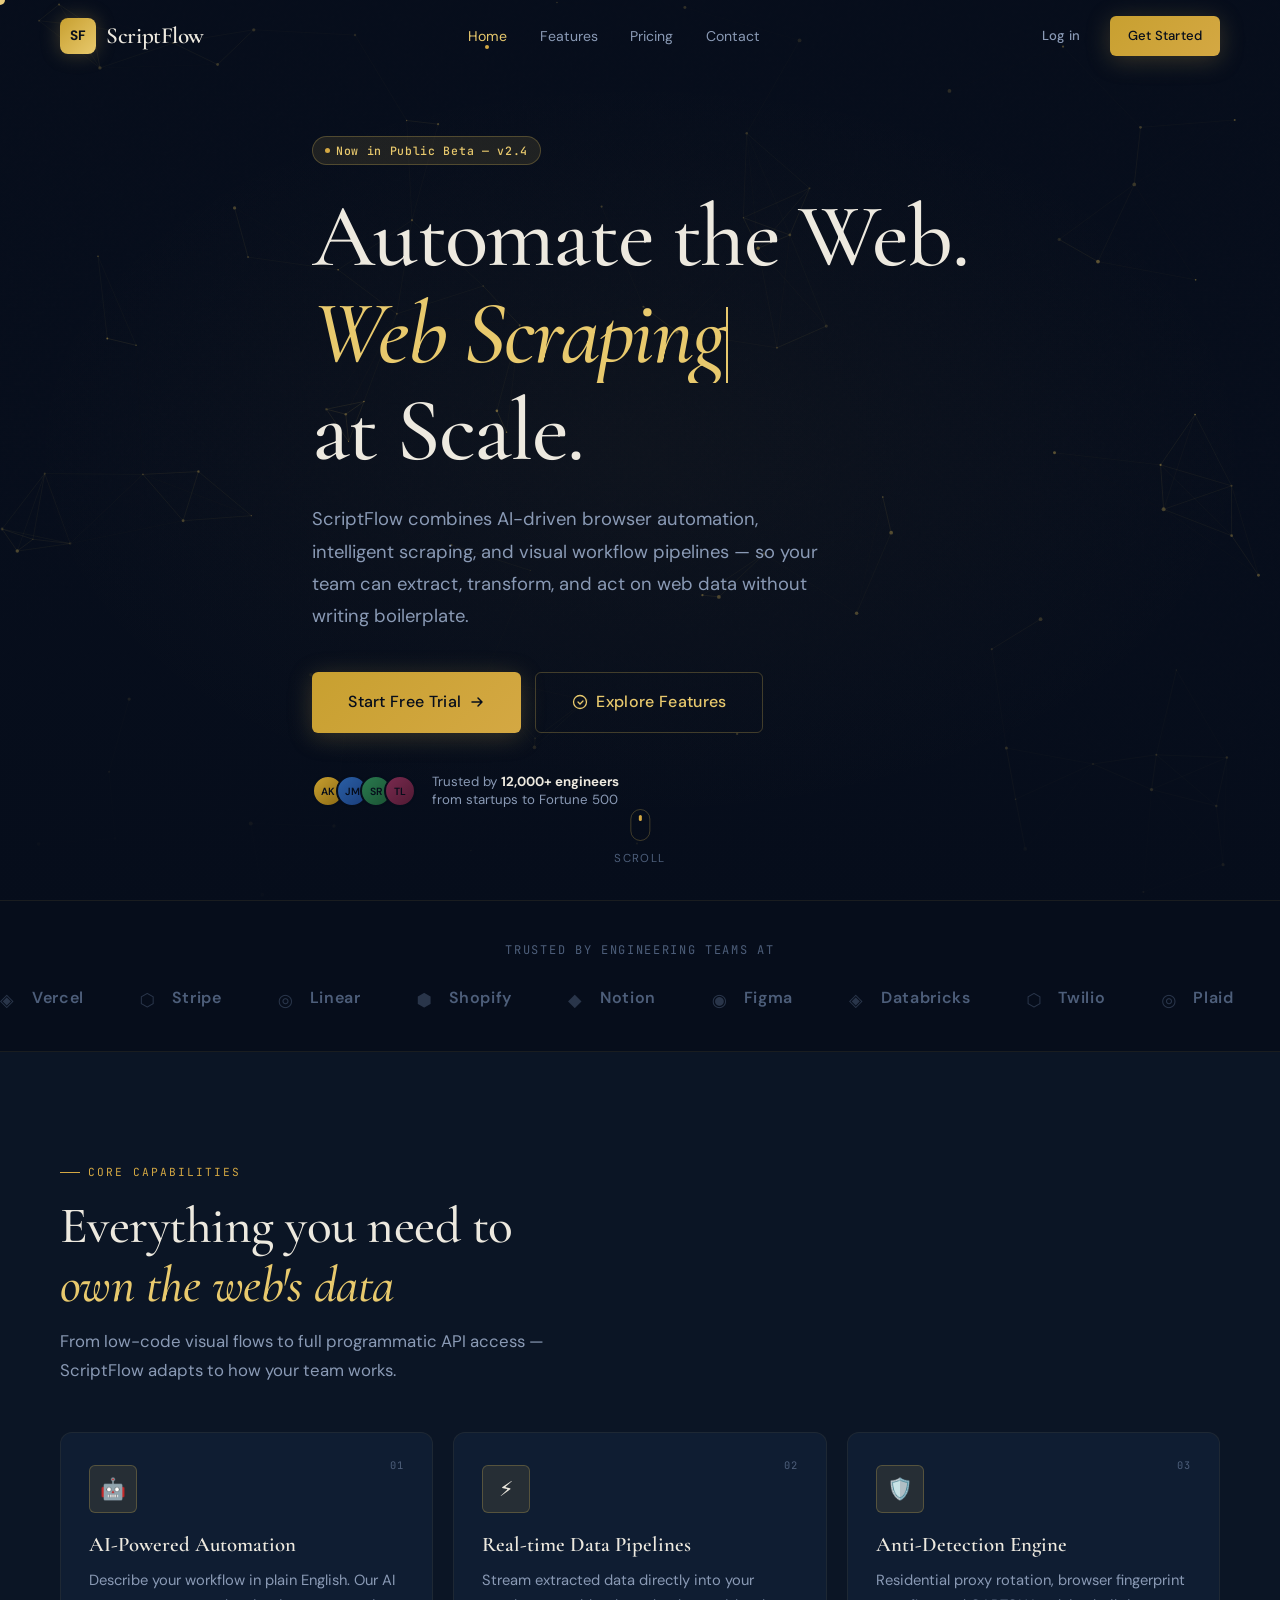
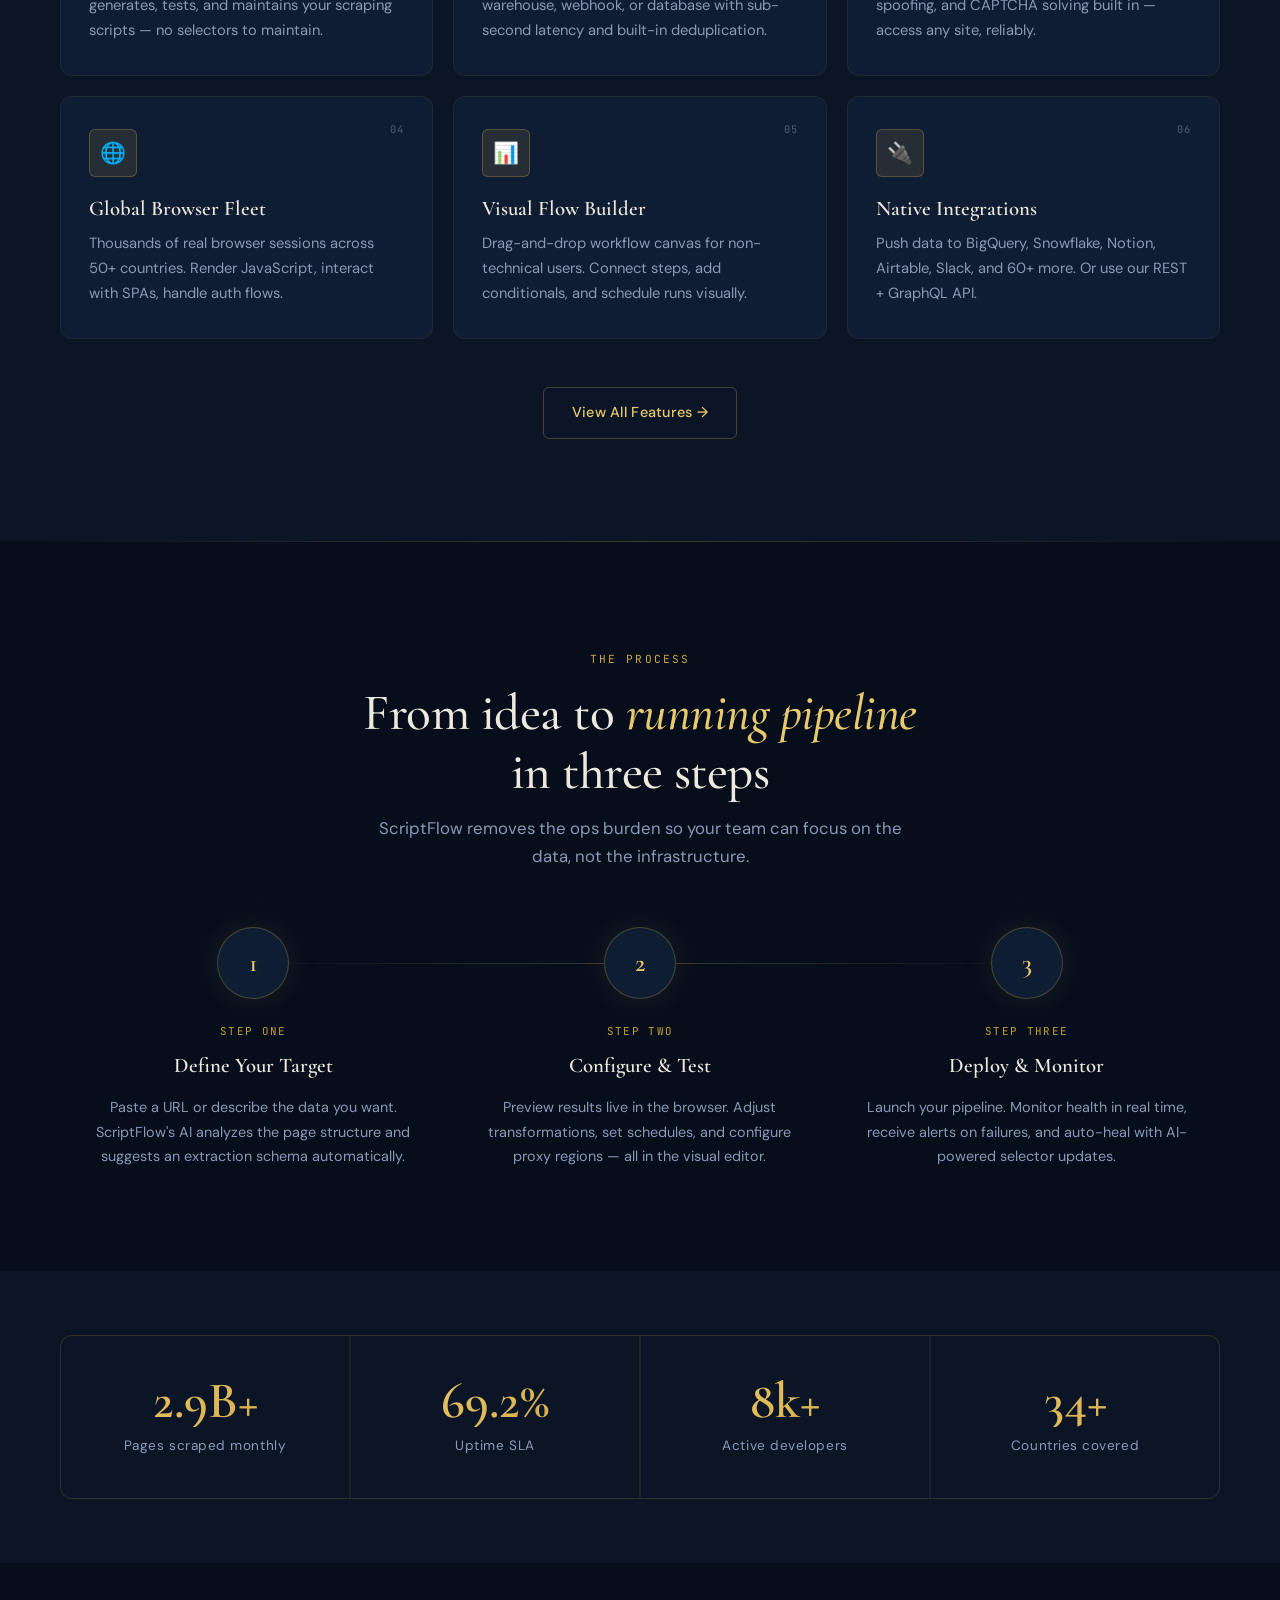
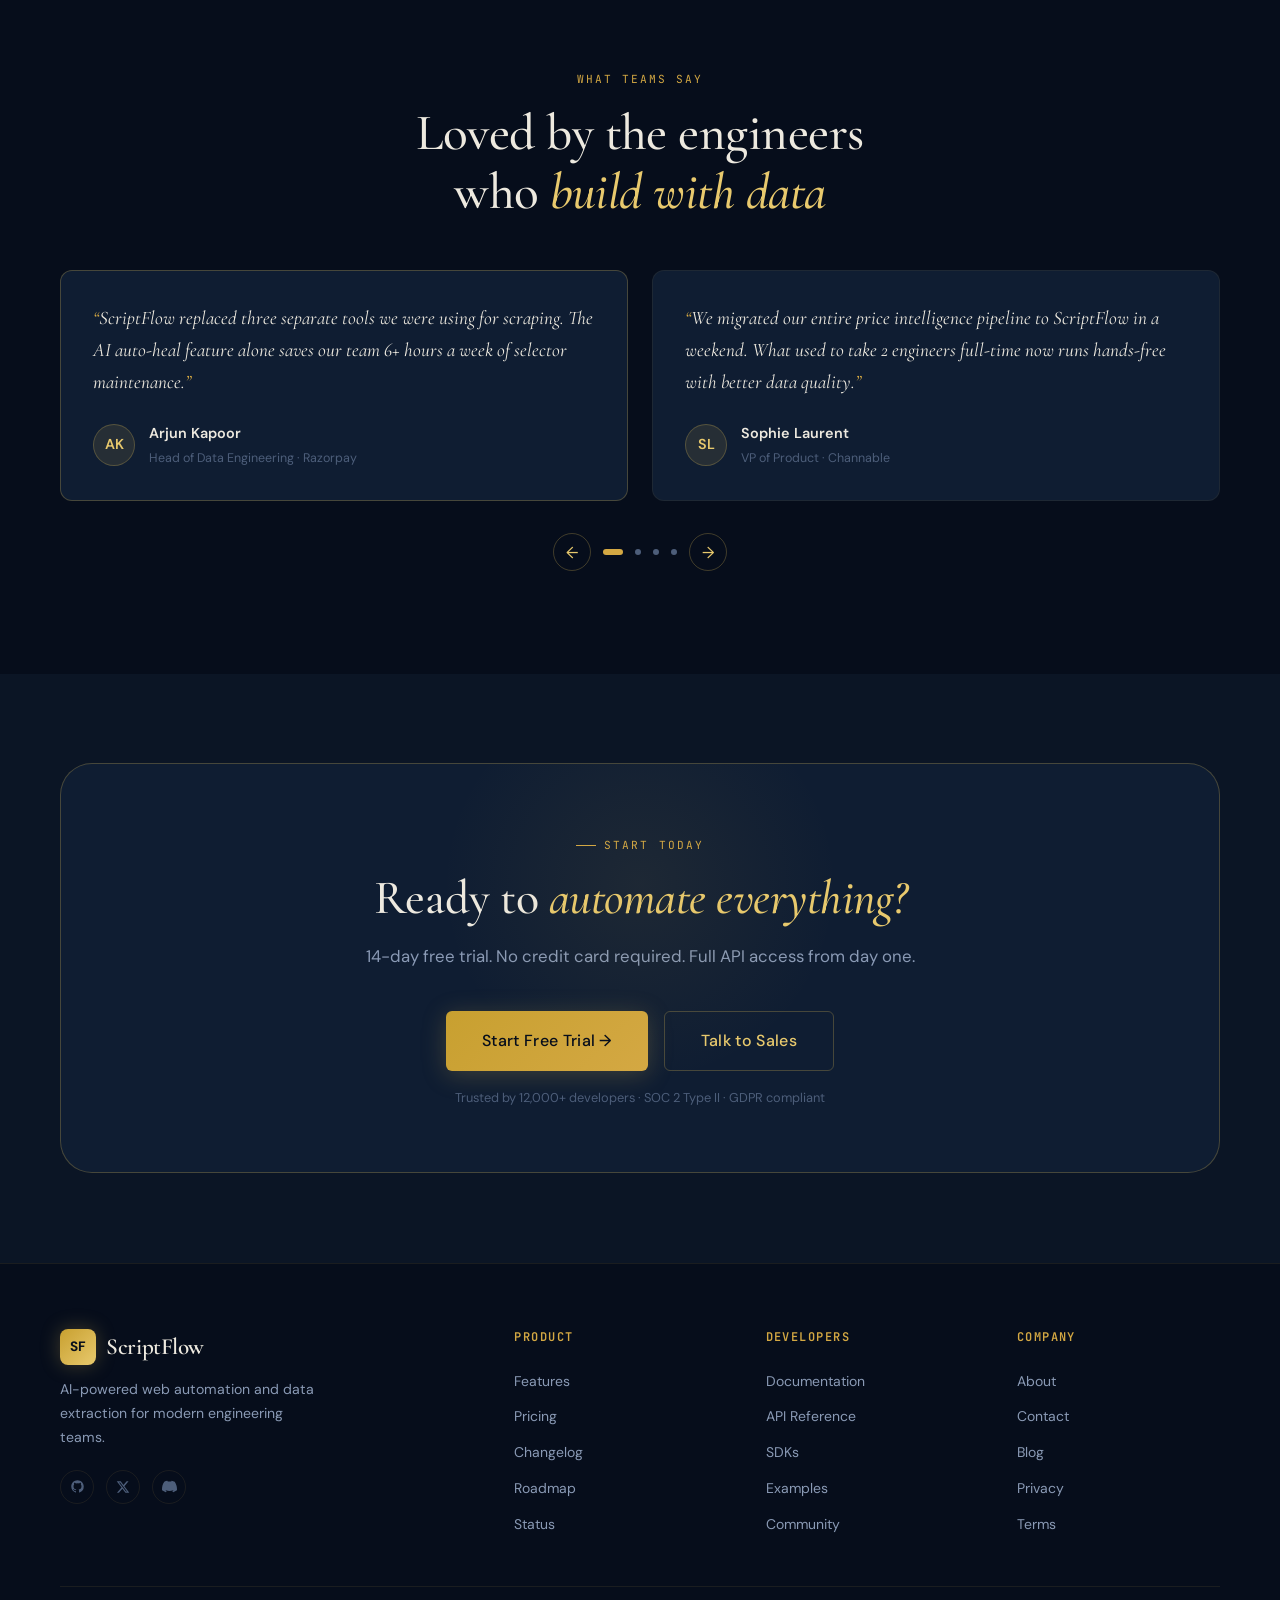
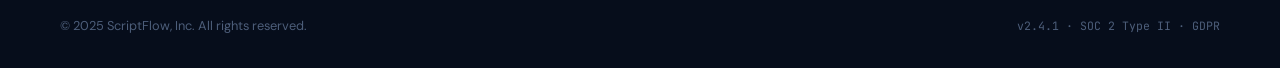
<file: index.html>
<!DOCTYPE html>
<html lang="en">
<head>
  <meta charset="UTF-8" />
  <meta name="viewport" content="width=device-width, initial-scale=1.0" />
  <meta name="description" content="ScriptFlow — AI-powered web automation, scraping, and data extraction platform for developers and enterprises." />
  <title>ScriptFlow — AI-Powered Web Automation</title>
  <link rel="stylesheet" href="css/main.css" />
  <link rel="icon" href="data:image/svg+xml,<svg xmlns='http://www.w3.org/2000/svg' viewBox='0 0 32 32'><rect width='32' height='32' rx='8' fill='%23c8a030'/><text y='22' x='5' font-size='18' font-weight='700' font-family='sans-serif' fill='%23060d1b'>SF</text></svg>" />
</head>
<body>

<!-- Progress Bar -->
<div id="progress-bar"></div>

<!-- Custom Cursor -->
<div id="cursor"></div>
<div id="cursor-ring"></div>

<!-- Page Transition Overlay -->
<div id="page-overlay"></div>

<!-- Toast Container -->
<div id="toast-container"></div>

<!-- ===== NAVBAR ===== -->
<nav id="navbar">
  <div class="nav-inner">
    <a href="index.html" class="nav-logo">
      <div class="nav-logo-icon">SF</div>
      ScriptFlow
    </a>

    <ul class="nav-links">
      <li><a href="index.html"    class="nav-link">Home</a></li>
      <li><a href="features.html" class="nav-link">Features</a></li>
      <li><a href="pricing.html"  class="nav-link">Pricing</a></li>
      <li><a href="contact.html"  class="nav-link">Contact</a></li>
    </ul>

    <div class="nav-actions">
      <a href="#" class="btn btn-ghost btn-sm">Log in</a>
      <a href="pricing.html" class="btn btn-primary btn-sm">Get Started</a>
      <button class="nav-hamburger" id="hamburger" aria-label="Menu">
        <span></span><span></span><span></span>
      </button>
    </div>
  </div>
</nav>

<!-- Mobile Menu -->
<div id="mobile-menu">
  <ul class="mobile-nav-links">
    <li><a href="index.html"    class="mobile-nav-link">Home</a></li>
    <li><a href="features.html" class="mobile-nav-link">Features</a></li>
    <li><a href="pricing.html"  class="mobile-nav-link">Pricing</a></li>
    <li><a href="contact.html"  class="mobile-nav-link">Contact</a></li>
  </ul>
  <div class="mobile-nav-actions">
    <a href="#" class="btn btn-outline">Log in</a>
    <a href="pricing.html" class="btn btn-primary">Get Started →</a>
  </div>
</div>

<!-- ===== HERO ===== -->
<section id="hero">
  <canvas id="hero-canvas"></canvas>
  <div class="hero-noise"></div>
  <div class="hero-gradient"></div>

  <div class="hero-content">
    <div class="hero-badge">
      <span class="badge"><span class="badge-dot pulse"></span> Now in Public Beta — v2.4</span>
    </div>

    <h1 class="hero-headline">
      <span class="line"><span class="line-inner">Automate the Web.</span></span>
      <span class="line"><span class="line-inner"><em class="hero-typewriter">Web Scraping</em><span class="hero-cursor"></span></span></span>
      <span class="line"><span class="line-inner">at Scale.</span></span>
    </h1>

    <p class="hero-sub">
      ScriptFlow combines AI-driven browser automation, intelligent scraping, 
      and visual workflow pipelines — so your team can extract, transform, 
      and act on web data without writing boilerplate.
    </p>

    <div class="hero-actions">
      <a href="pricing.html" class="btn btn-primary btn-lg">
        Start Free Trial
        <svg width="16" height="16" viewBox="0 0 16 16" fill="none"><path d="M3 8h10M9 4l4 4-4 4" stroke="currentColor" stroke-width="1.5" stroke-linecap="round" stroke-linejoin="round"/></svg>
      </a>
      <a href="features.html" class="btn btn-outline btn-lg">
        <svg width="16" height="16" viewBox="0 0 16 16" fill="none"><circle cx="8" cy="8" r="6.5" stroke="currentColor" stroke-width="1.3"/><path d="M6 8l2 2 3-3" stroke="currentColor" stroke-width="1.3" stroke-linecap="round"/></svg>
        Explore Features
      </a>
    </div>

    <div class="hero-social-proof">
      <div class="hero-avatars">
        <div class="hero-avatar" style="background:linear-gradient(135deg,#c8a030,#8b6914)">AK</div>
        <div class="hero-avatar" style="background:linear-gradient(135deg,#2a5fa5,#1a3d7a)">JM</div>
        <div class="hero-avatar" style="background:linear-gradient(135deg,#2a7a4f,#1a5233)">SR</div>
        <div class="hero-avatar" style="background:linear-gradient(135deg,#7a2a4f,#4f1a33)">TL</div>
      </div>
      <p class="hero-social-text">
        Trusted by <strong>12,000+ engineers</strong><br>
        from startups to Fortune 500
      </p>
    </div>
  </div>

  <div class="hero-scroll-hint">
    <div class="scroll-mouse"></div>
    <span>Scroll</span>
  </div>
</section>

<!-- ===== TRUST BAR ===== -->
<section id="trust">
  <div class="trust-label">Trusted by engineering teams at</div>
  <div class="marquee-wrapper">
    <div class="marquee-track">
      <span class="marquee-item"><span class="logo-icon">◈</span> Vercel</span>
      <span class="marquee-item"><span class="logo-icon">⬡</span> Stripe</span>
      <span class="marquee-item"><span class="logo-icon">◎</span> Linear</span>
      <span class="marquee-item"><span class="logo-icon">⬢</span> Shopify</span>
      <span class="marquee-item"><span class="logo-icon">◆</span> Notion</span>
      <span class="marquee-item"><span class="logo-icon">◉</span> Figma</span>
      <span class="marquee-item"><span class="logo-icon">◈</span> Databricks</span>
      <span class="marquee-item"><span class="logo-icon">⬡</span> Twilio</span>
      <span class="marquee-item"><span class="logo-icon">◎</span> Plaid</span>
      <span class="marquee-item"><span class="logo-icon">⬢</span> Snowflake</span>
    </div>
  </div>
</section>

<!-- ===== FEATURES PREVIEW ===== -->
<section id="features-preview" class="section">
  <div class="container">
    <div class="reveal">
      <div class="section-label">Core Capabilities</div>
      <h2 class="section-heading">Everything you need to<br><em>own the web's data</em></h2>
      <p class="section-sub">From low-code visual flows to full programmatic API access — ScriptFlow adapts to how your team works.</p>
    </div>

    <div class="features-grid" data-stagger>

      <div class="card feature-card reveal">
        <span class="card-number">01</span>
        <div class="card-icon">🤖</div>
        <h3 class="card-title">AI-Powered Automation</h3>
        <p class="card-body">Describe your workflow in plain English. Our AI generates, tests, and maintains your scraping scripts — no selectors to maintain.</p>
      </div>

      <div class="card feature-card reveal">
        <span class="card-number">02</span>
        <div class="card-icon">⚡</div>
        <h3 class="card-title">Real-time Data Pipelines</h3>
        <p class="card-body">Stream extracted data directly into your warehouse, webhook, or database with sub-second latency and built-in deduplication.</p>
      </div>

      <div class="card feature-card reveal">
        <span class="card-number">03</span>
        <div class="card-icon">🛡️</div>
        <h3 class="card-title">Anti-Detection Engine</h3>
        <p class="card-body">Residential proxy rotation, browser fingerprint spoofing, and CAPTCHA solving built in — access any site, reliably.</p>
      </div>

      <div class="card feature-card reveal">
        <span class="card-number">04</span>
        <div class="card-icon">🌐</div>
        <h3 class="card-title">Global Browser Fleet</h3>
        <p class="card-body">Thousands of real browser sessions across 50+ countries. Render JavaScript, interact with SPAs, handle auth flows.</p>
      </div>

      <div class="card feature-card reveal">
        <span class="card-number">05</span>
        <div class="card-icon">📊</div>
        <h3 class="card-title">Visual Flow Builder</h3>
        <p class="card-body">Drag-and-drop workflow canvas for non-technical users. Connect steps, add conditionals, and schedule runs visually.</p>
      </div>

      <div class="card feature-card reveal">
        <span class="card-number">06</span>
        <div class="card-icon">🔌</div>
        <h3 class="card-title">Native Integrations</h3>
        <p class="card-body">Push data to BigQuery, Snowflake, Notion, Airtable, Slack, and 60+ more. Or use our REST + GraphQL API.</p>
      </div>

    </div>

    <div style="text-align:center; margin-top:3rem;" class="reveal">
      <a href="features.html" class="btn btn-outline">View All Features →</a>
    </div>
  </div>
</section>

<hr class="divider">

<!-- ===== HOW IT WORKS ===== -->
<section id="how-it-works" class="section">
  <div class="container">
    <div class="text-center reveal">
      <div class="section-label">The Process</div>
      <h2 class="section-heading">From idea to <em>running pipeline</em><br>in three steps</h2>
      <p class="section-sub">ScriptFlow removes the ops burden so your team can focus on the data, not the infrastructure.</p>
    </div>

    <div class="steps-pipeline">

      <div class="step reveal reveal-delay-1">
        <div class="step-num">1</div>
        <div class="step-label">Step One</div>
        <h3 class="step-title">Define Your Target</h3>
        <p class="step-body">Paste a URL or describe the data you want. ScriptFlow's AI analyzes the page structure and suggests an extraction schema automatically.</p>
      </div>

      <div class="step reveal reveal-delay-2">
        <div class="step-num">2</div>
        <div class="step-label">Step Two</div>
        <h3 class="step-title">Configure & Test</h3>
        <p class="step-body">Preview results live in the browser. Adjust transformations, set schedules, and configure proxy regions — all in the visual editor.</p>
      </div>

      <div class="step reveal reveal-delay-3">
        <div class="step-num">3</div>
        <div class="step-label">Step Three</div>
        <h3 class="step-title">Deploy & Monitor</h3>
        <p class="step-body">Launch your pipeline. Monitor health in real time, receive alerts on failures, and auto-heal with AI-powered selector updates.</p>
      </div>

    </div>
  </div>
</section>

<!-- ===== STATS ===== -->
<section id="stats">
  <div class="container">
    <div class="stats-grid">
      <div class="stat-item reveal">
        <div class="stat-value">
          <span data-count="4.2" data-suffix="B+">0</span>
        </div>
        <div class="stat-label">Pages scraped monthly</div>
      </div>
      <div class="stat-item reveal">
        <div class="stat-value">
          <span data-count="99.97" data-suffix="%">0</span>
        </div>
        <div class="stat-label">Uptime SLA</div>
      </div>
      <div class="stat-item reveal">
        <div class="stat-value">
          <span data-count="12" data-suffix="k+">0</span>
        </div>
        <div class="stat-label">Active developers</div>
      </div>
      <div class="stat-item reveal">
        <div class="stat-value">
          <span data-count="50" data-suffix="+">0</span>
        </div>
        <div class="stat-label">Countries covered</div>
      </div>
    </div>
  </div>
</section>

<!-- ===== TESTIMONIALS ===== -->
<section id="testimonials" class="section">
  <div class="container">
    <div class="text-center reveal">
      <div class="section-label">What Teams Say</div>
      <h2 class="section-heading">Loved by the engineers<br>who <em>build with data</em></h2>
    </div>

    <div class="testimonials-wrapper reveal">
      <div class="testimonials-track" id="testi-track">

        <div class="testimonial-card">
          <p class="testimonial-quote">ScriptFlow replaced three separate tools we were using for scraping. The AI auto-heal feature alone saves our team 6+ hours a week of selector maintenance.</p>
          <div class="testimonial-author">
            <div class="author-avatar">AK</div>
            <div>
              <div class="author-name">Arjun Kapoor</div>
              <div class="author-role">Head of Data Engineering · Razorpay</div>
            </div>
          </div>
        </div>

        <div class="testimonial-card">
          <p class="testimonial-quote">We migrated our entire price intelligence pipeline to ScriptFlow in a weekend. What used to take 2 engineers full-time now runs hands-free with better data quality.</p>
          <div class="testimonial-author">
            <div class="author-avatar">SL</div>
            <div>
              <div class="author-name">Sophie Laurent</div>
              <div class="author-role">VP of Product · Channable</div>
            </div>
          </div>
        </div>

        <div class="testimonial-card">
          <p class="testimonial-quote">The residential proxy network and fingerprint spoofing are genuinely best-in-class. We went from 60% success rate to 98.5% on our most challenging targets.</p>
          <div class="testimonial-author">
            <div class="author-avatar">MR</div>
            <div>
              <div class="author-name">Marcus Rivera</div>
              <div class="author-role">CTO · DataSift Labs</div>
            </div>
          </div>
        </div>

        <div class="testimonial-card">
          <p class="testimonial-quote">Our non-technical analysts use the visual builder to build their own data workflows. It's empowered the whole company, not just the engineering team.</p>
          <div class="testimonial-author">
            <div class="author-avatar">TN</div>
            <div>
              <div class="author-name">Tomoko Nakamura</div>
              <div class="author-role">Director of Analytics · Mercari</div>
            </div>
          </div>
        </div>

      </div>

      <div class="testimonials-controls">
        <button class="testi-btn" id="testi-prev">←</button>
        <div class="testi-dot" data-index="0"></div>
        <div class="testi-dot" data-index="1"></div>
        <div class="testi-dot" data-index="2"></div>
        <div class="testi-dot" data-index="3"></div>
        <button class="testi-btn" id="testi-next">→</button>
      </div>
    </div>
  </div>
</section>

<!-- ===== CTA BANNER ===== -->
<section id="cta-banner">
  <div class="container">
    <div class="cta-inner reveal">
      <div class="section-label" style="justify-content:center;">Start Today</div>
      <h2 class="section-heading">Ready to <em>automate everything?</em></h2>
      <p class="section-sub" style="margin:1rem auto 0; text-align:center;">
        14-day free trial. No credit card required. Full API access from day one.
      </p>
      <div class="cta-actions">
        <a href="pricing.html" class="btn btn-primary btn-lg">Start Free Trial →</a>
        <a href="contact.html" class="btn btn-outline btn-lg">Talk to Sales</a>
      </div>
      <p class="cta-note">Trusted by 12,000+ developers · SOC 2 Type II · GDPR compliant</p>
    </div>
  </div>
</section>

<!-- ===== FOOTER ===== -->
<footer id="footer">
  <div class="container">
    <div class="footer-grid">
      <div class="footer-brand">
        <div class="nav-logo" style="margin-bottom:0.75rem;">
          <div class="nav-logo-icon">SF</div>
          ScriptFlow
        </div>
        <p>AI-powered web automation and data extraction for modern engineering teams.</p>
        <div class="footer-socials" style="margin-top:1.25rem;">
          <a href="#" class="social-link" aria-label="GitHub">
            <svg width="15" height="15" viewBox="0 0 24 24" fill="currentColor"><path d="M12 2C6.477 2 2 6.484 2 12.017c0 4.425 2.865 8.18 6.839 9.504.5.092.682-.217.682-.483 0-.237-.008-.868-.013-1.703-2.782.605-3.369-1.343-3.369-1.343-.454-1.158-1.11-1.466-1.11-1.466-.908-.62.069-.608.069-.608 1.003.07 1.531 1.032 1.531 1.032.892 1.53 2.341 1.088 2.91.832.092-.647.35-1.088.636-1.338-2.22-.253-4.555-1.113-4.555-4.951 0-1.093.39-1.988 1.029-2.688-.103-.253-.446-1.272.098-2.65 0 0 .84-.27 2.75 1.026A9.564 9.564 0 0112 6.844c.85.004 1.705.115 2.504.337 1.909-1.296 2.747-1.027 2.747-1.027.546 1.379.202 2.398.1 2.651.64.7 1.028 1.595 1.028 2.688 0 3.848-2.339 4.695-4.566 4.943.359.309.678.92.678 1.855 0 1.338-.012 2.419-.012 2.747 0 .268.18.58.688.482A10.019 10.019 0 0022 12.017C22 6.484 17.522 2 12 2z"/></svg>
          </a>
          <a href="#" class="social-link" aria-label="Twitter">
            <svg width="14" height="14" viewBox="0 0 24 24" fill="currentColor"><path d="M18.244 2.25h3.308l-7.227 8.26 8.502 11.24H16.17l-5.214-6.817L4.99 21.75H1.68l7.73-8.835L1.254 2.25H8.08l4.713 6.231zm-1.161 17.52h1.833L7.084 4.126H5.117z"/></svg>
          </a>
          <a href="#" class="social-link" aria-label="Discord">
            <svg width="15" height="15" viewBox="0 0 24 24" fill="currentColor"><path d="M20.317 4.37a19.791 19.791 0 00-4.885-1.515.074.074 0 00-.079.037c-.21.375-.444.864-.608 1.25a18.27 18.27 0 00-5.487 0 12.64 12.64 0 00-.617-1.25.077.077 0 00-.079-.037A19.736 19.736 0 003.677 4.37a.07.07 0 00-.032.027C.533 9.046-.32 13.58.099 18.057a.082.082 0 00.031.057 19.9 19.9 0 005.993 3.03.078.078 0 00.084-.028 14.09 14.09 0 001.226-1.994.076.076 0 00-.041-.106 13.107 13.107 0 01-1.872-.892.077.077 0 01-.008-.128 10.2 10.2 0 00.372-.292.074.074 0 01.077-.01c3.928 1.793 8.18 1.793 12.062 0a.074.074 0 01.078.01c.12.098.246.198.373.292a.077.077 0 01-.006.127 12.299 12.299 0 01-1.873.892.077.077 0 00-.041.107c.36.698.772 1.362 1.225 1.993a.076.076 0 00.084.028 19.839 19.839 0 006.002-3.03.077.077 0 00.032-.054c.5-5.177-.838-9.674-3.549-13.66a.061.061 0 00-.031-.03z"/></svg>
          </a>
        </div>
      </div>

      <div>
        <div class="footer-col-title">Product</div>
        <ul class="footer-links">
          <li><a href="features.html" class="footer-link">Features</a></li>
          <li><a href="pricing.html"  class="footer-link">Pricing</a></li>
          <li><a href="#" class="footer-link">Changelog</a></li>
          <li><a href="#" class="footer-link">Roadmap</a></li>
          <li><a href="#" class="footer-link">Status</a></li>
        </ul>
      </div>

      <div>
        <div class="footer-col-title">Developers</div>
        <ul class="footer-links">
          <li><a href="#" class="footer-link">Documentation</a></li>
          <li><a href="#" class="footer-link">API Reference</a></li>
          <li><a href="#" class="footer-link">SDKs</a></li>
          <li><a href="#" class="footer-link">Examples</a></li>
          <li><a href="#" class="footer-link">Community</a></li>
        </ul>
      </div>

      <div>
        <div class="footer-col-title">Company</div>
        <ul class="footer-links">
          <li><a href="#" class="footer-link">About</a></li>
          <li><a href="contact.html" class="footer-link">Contact</a></li>
          <li><a href="#" class="footer-link">Blog</a></li>
          <li><a href="#" class="footer-link">Privacy</a></li>
          <li><a href="#" class="footer-link">Terms</a></li>
        </ul>
      </div>
    </div>

    <div class="footer-bottom">
      <span>© 2025 ScriptFlow, Inc. All rights reserved.</span>
      <span style="font-family:var(--font-mono); font-size:0.72rem; color:var(--text-muted);">v2.4.1 · SOC 2 Type II · GDPR</span>
    </div>
  </div>
</footer>

<script src="js/main.js"></script>
</body>
</html>
</file>
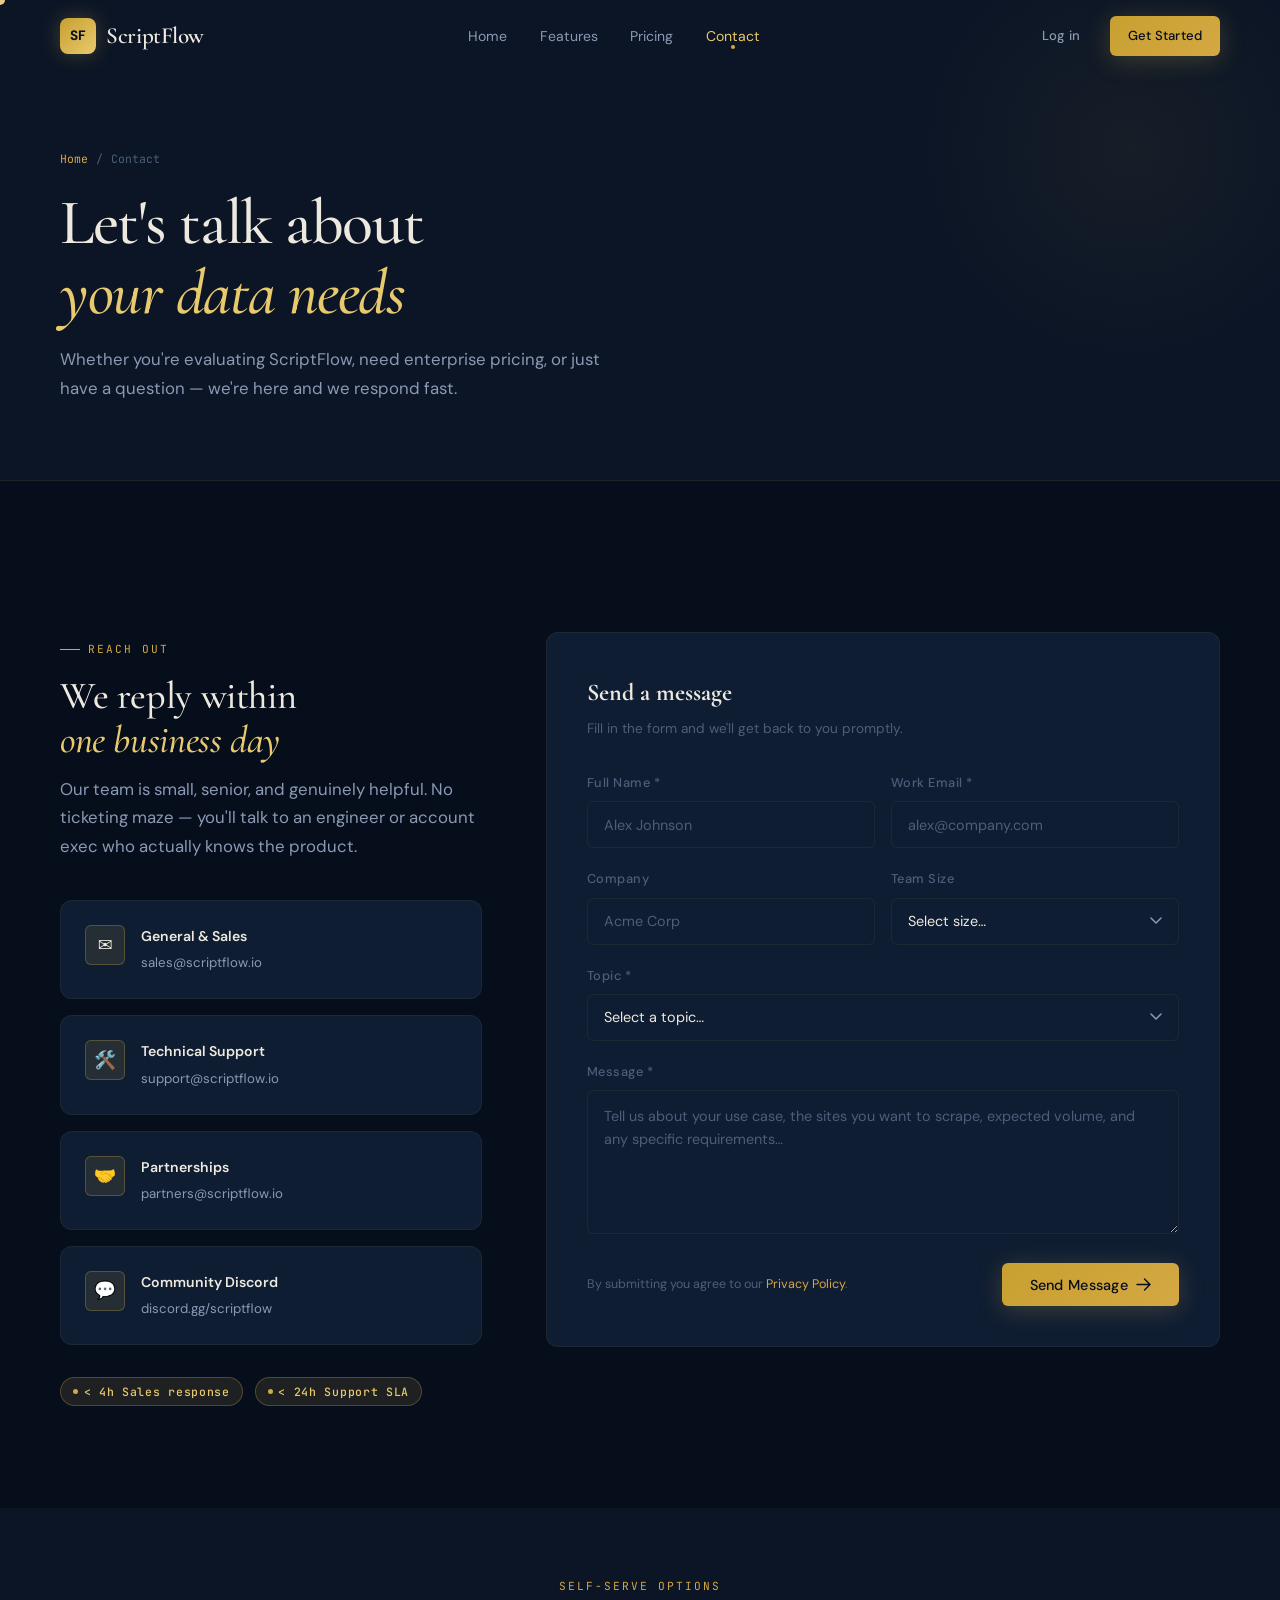
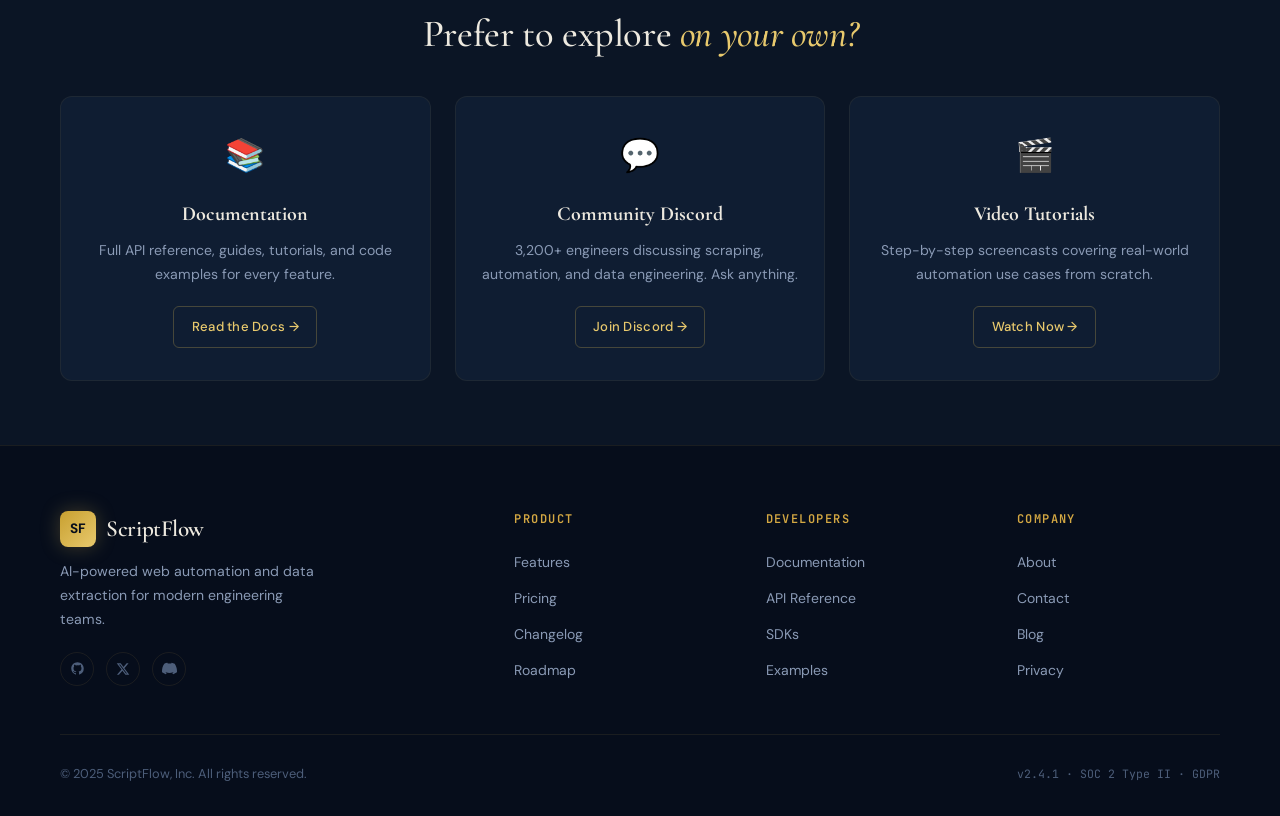
<file: contact.html>
<!DOCTYPE html>
<html lang="en">
<head>
  <meta charset="UTF-8" />
  <meta name="viewport" content="width=device-width, initial-scale=1.0" />
  <meta name="description" content="Contact ScriptFlow — Get in touch with our team for sales, support, or partnerships." />
  <title>Contact — ScriptFlow</title>
  <link rel="stylesheet" href="css/main.css" />
  <link rel="icon" href="data:image/svg+xml,<svg xmlns='http://www.w3.org/2000/svg' viewBox='0 0 32 32'><rect width='32' height='32' rx='8' fill='%23c8a030'/><text y='22' x='5' font-size='18' font-weight='700' font-family='sans-serif' fill='%23060d1b'>SF</text></svg>" />
</head>
<body>

<div id="progress-bar"></div>
<div id="cursor"></div>
<div id="cursor-ring"></div>
<div id="page-overlay"></div>
<div id="toast-container"></div>

<!-- NAVBAR -->
<nav id="navbar">
  <div class="nav-inner">
    <a href="index.html" class="nav-logo">
      <div class="nav-logo-icon">SF</div>
      ScriptFlow
    </a>
    <ul class="nav-links">
      <li><a href="index.html"    class="nav-link">Home</a></li>
      <li><a href="features.html" class="nav-link">Features</a></li>
      <li><a href="pricing.html"  class="nav-link">Pricing</a></li>
      <li><a href="contact.html"  class="nav-link">Contact</a></li>
    </ul>
    <div class="nav-actions">
      <a href="#" class="btn btn-ghost btn-sm">Log in</a>
      <a href="pricing.html" class="btn btn-primary btn-sm">Get Started</a>
      <button class="nav-hamburger" id="hamburger" aria-label="Menu">
        <span></span><span></span><span></span>
      </button>
    </div>
  </div>
</nav>

<div id="mobile-menu">
  <ul class="mobile-nav-links">
    <li><a href="index.html"    class="mobile-nav-link">Home</a></li>
    <li><a href="features.html" class="mobile-nav-link">Features</a></li>
    <li><a href="pricing.html"  class="mobile-nav-link">Pricing</a></li>
    <li><a href="contact.html"  class="mobile-nav-link">Contact</a></li>
  </ul>
  <div class="mobile-nav-actions">
    <a href="#" class="btn btn-outline">Log in</a>
    <a href="pricing.html" class="btn btn-primary">Get Started →</a>
  </div>
</div>

<!-- PAGE HERO -->
<section class="page-hero">
  <div class="container">
    <div class="page-hero-breadcrumb reveal">
      <a href="index.html">Home</a>
      <span>/</span>
      <span>Contact</span>
    </div>
    <h1 class="reveal">Let's talk about<br><em>your data needs</em></h1>
    <p class="reveal reveal-delay-1">
      Whether you're evaluating ScriptFlow, need enterprise pricing, 
      or just have a question — we're here and we respond fast.
    </p>
  </div>
</section>

<!-- CONTACT SECTION -->
<section class="section">
  <div class="container">
    <div class="contact-grid">

      <!-- LEFT: Info -->
      <div>
        <div class="reveal">
          <div class="section-label">Reach Out</div>
          <h2 class="section-heading" style="font-size:clamp(1.8rem,3vw,2.4rem);">
            We reply within<br><em>one business day</em>
          </h2>
          <p class="section-sub" style="margin-top:0.75rem;">
            Our team is small, senior, and genuinely helpful. 
            No ticketing maze — you'll talk to an engineer or account exec who actually knows the product.
          </p>
        </div>

        <div class="contact-info-cards" style="margin-top:2.5rem;">

          <div class="card contact-info-card reveal">
            <div class="contact-info-icon">✉️</div>
            <div class="contact-info-text">
              <h4>General & Sales</h4>
              <p>sales@scriptflow.io</p>
            </div>
          </div>

          <div class="card contact-info-card reveal reveal-delay-1">
            <div class="contact-info-icon">🛠️</div>
            <div class="contact-info-text">
              <h4>Technical Support</h4>
              <p>support@scriptflow.io</p>
            </div>
          </div>

          <div class="card contact-info-card reveal reveal-delay-2">
            <div class="contact-info-icon">🤝</div>
            <div class="contact-info-text">
              <h4>Partnerships</h4>
              <p>partners@scriptflow.io</p>
            </div>
          </div>

          <div class="card contact-info-card reveal reveal-delay-3">
            <div class="contact-info-icon">💬</div>
            <div class="contact-info-text">
              <h4>Community Discord</h4>
              <p>discord.gg/scriptflow</p>
            </div>
          </div>

        </div>

        <!-- Response time badges -->
        <div style="margin-top:2rem; display:flex; gap:0.75rem; flex-wrap:wrap;" class="reveal">
          <span class="badge"><span class="badge-dot pulse"></span> &lt; 4h Sales response</span>
          <span class="badge"><span class="badge-dot pulse"></span> &lt; 24h Support SLA</span>
        </div>
      </div>

      <!-- RIGHT: Form -->
      <div class="reveal">
        <div class="card" style="padding:2.5rem;">
          <h3 style="font-family:var(--font-display);font-size:1.5rem;margin-bottom:0.35rem;">Send a message</h3>
          <p style="font-size:0.85rem;color:var(--text-muted);margin-bottom:2rem;">
            Fill in the form and we'll get back to you promptly.
          </p>

          <form class="contact-form" id="contact-form" novalidate>

            <div class="form-row">
              <div class="form-group">
                <label for="f-name">Full Name *</label>
                <input type="text" id="f-name" class="form-input" placeholder="Alex Johnson" autocomplete="name" />
                <span class="form-error">Please enter your name.</span>
              </div>
              <div class="form-group">
                <label for="f-email">Work Email *</label>
                <input type="email" id="f-email" class="form-input" placeholder="alex@company.com" autocomplete="email" />
                <span class="form-error">Please enter a valid email.</span>
              </div>
            </div>

            <div class="form-row">
              <div class="form-group">
                <label for="f-company">Company</label>
                <input type="text" id="f-company" class="form-input" placeholder="Acme Corp" />
              </div>
              <div class="form-group">
                <label for="f-team">Team Size</label>
                <select id="f-team" class="form-select">
                  <option value="">Select size…</option>
                  <option>Just me</option>
                  <option>2–10</option>
                  <option>11–50</option>
                  <option>51–200</option>
                  <option>200+</option>
                </select>
              </div>
            </div>

            <div class="form-group">
              <label for="f-subject">Topic *</label>
              <select id="f-subject" class="form-select">
                <option value="">Select a topic…</option>
                <option>Sales & Pricing</option>
                <option>Technical Support</option>
                <option>Enterprise / Custom Plan</option>
                <option>Partnership or Integration</option>
                <option>Press / Media</option>
                <option>Other</option>
              </select>
              <span class="form-error">Please select a topic.</span>
            </div>

            <div class="form-group">
              <label for="f-message">Message *</label>
              <textarea id="f-message" class="form-textarea" rows="5" placeholder="Tell us about your use case, the sites you want to scrape, expected volume, and any specific requirements…"></textarea>
              <span class="form-error">Please enter your message.</span>
            </div>

            <div class="form-submit">
              <p class="form-note">
                By submitting you agree to our <a href="#" style="color:var(--gold-400);">Privacy Policy</a>.
              </p>
              <button type="submit" class="btn btn-primary">
                Send Message
                <svg width="15" height="15" viewBox="0 0 15 15" fill="none"><path d="M1 7.5h13M8.5 2 14 7.5 8.5 13" stroke="currentColor" stroke-width="1.4" stroke-linecap="round" stroke-linejoin="round"/></svg>
              </button>
            </div>

          </form>
        </div>
      </div>

    </div>
  </div>
</section>

<!-- ALTERNATIVES -->
<section class="section" style="background:var(--bg-secondary); padding:clamp(3rem,5vw,5rem) 0;">
  <div class="container">
    <div class="text-center reveal">
      <div class="section-label">Self-Serve Options</div>
      <h2 class="section-heading" style="font-size:clamp(1.8rem,3vw,2.4rem);">
        Prefer to explore <em>on your own?</em>
      </h2>
    </div>

    <div class="grid-3" style="margin-top:2.5rem;" data-stagger>

      <div class="card reveal" style="text-align:center; padding:2rem 1.5rem;">
        <div style="font-size:2rem; margin-bottom:1rem;">📚</div>
        <h3 style="font-family:var(--font-display);font-size:1.25rem;margin-bottom:0.5rem;">Documentation</h3>
        <p style="font-size:0.88rem;color:var(--text-secondary);margin-bottom:1.25rem;line-height:1.7;">
          Full API reference, guides, tutorials, and code examples for every feature.
        </p>
        <a href="#" class="btn btn-outline btn-sm">Read the Docs →</a>
      </div>

      <div class="card reveal" style="text-align:center; padding:2rem 1.5rem;">
        <div style="font-size:2rem; margin-bottom:1rem;">💬</div>
        <h3 style="font-family:var(--font-display);font-size:1.25rem;margin-bottom:0.5rem;">Community Discord</h3>
        <p style="font-size:0.88rem;color:var(--text-secondary);margin-bottom:1.25rem;line-height:1.7;">
          3,200+ engineers discussing scraping, automation, and data engineering. Ask anything.
        </p>
        <a href="#" class="btn btn-outline btn-sm">Join Discord →</a>
      </div>

      <div class="card reveal" style="text-align:center; padding:2rem 1.5rem;">
        <div style="font-size:2rem; margin-bottom:1rem;">🎬</div>
        <h3 style="font-family:var(--font-display);font-size:1.25rem;margin-bottom:0.5rem;">Video Tutorials</h3>
        <p style="font-size:0.88rem;color:var(--text-secondary);margin-bottom:1.25rem;line-height:1.7;">
          Step-by-step screencasts covering real-world automation use cases from scratch.
        </p>
        <a href="#" class="btn btn-outline btn-sm">Watch Now →</a>
      </div>

    </div>
  </div>
</section>

<!-- FOOTER -->
<footer id="footer">
  <div class="container">
    <div class="footer-grid">
      <div class="footer-brand">
        <div class="nav-logo" style="margin-bottom:0.75rem;">
          <div class="nav-logo-icon">SF</div>
          ScriptFlow
        </div>
        <p>AI-powered web automation and data extraction for modern engineering teams.</p>
        <div class="footer-socials" style="margin-top:1.25rem;">
          <a href="#" class="social-link" aria-label="GitHub">
            <svg width="15" height="15" viewBox="0 0 24 24" fill="currentColor"><path d="M12 2C6.477 2 2 6.484 2 12.017c0 4.425 2.865 8.18 6.839 9.504.5.092.682-.217.682-.483 0-.237-.008-.868-.013-1.703-2.782.605-3.369-1.343-3.369-1.343-.454-1.158-1.11-1.466-1.11-1.466-.908-.62.069-.608.069-.608 1.003.07 1.531 1.032 1.531 1.032.892 1.53 2.341 1.088 2.91.832.092-.647.35-1.088.636-1.338-2.22-.253-4.555-1.113-4.555-4.951 0-1.093.39-1.988 1.029-2.688-.103-.253-.446-1.272.098-2.65 0 0 .84-.27 2.75 1.026A9.564 9.564 0 0112 6.844c.85.004 1.705.115 2.504.337 1.909-1.296 2.747-1.027 2.747-1.027.546 1.379.202 2.398.1 2.651.64.7 1.028 1.595 1.028 2.688 0 3.848-2.339 4.695-4.566 4.943.359.309.678.92.678 1.855 0 1.338-.012 2.419-.012 2.747 0 .268.18.58.688.482A10.019 10.019 0 0022 12.017C22 6.484 17.522 2 12 2z"/></svg>
          </a>
          <a href="#" class="social-link" aria-label="Twitter">
            <svg width="14" height="14" viewBox="0 0 24 24" fill="currentColor"><path d="M18.244 2.25h3.308l-7.227 8.26 8.502 11.24H16.17l-5.214-6.817L4.99 21.75H1.68l7.73-8.835L1.254 2.25H8.08l4.713 6.231zm-1.161 17.52h1.833L7.084 4.126H5.117z"/></svg>
          </a>
          <a href="#" class="social-link" aria-label="Discord">
            <svg width="15" height="15" viewBox="0 0 24 24" fill="currentColor"><path d="M20.317 4.37a19.791 19.791 0 00-4.885-1.515.074.074 0 00-.079.037c-.21.375-.444.864-.608 1.25a18.27 18.27 0 00-5.487 0 12.64 12.64 0 00-.617-1.25.077.077 0 00-.079-.037A19.736 19.736 0 003.677 4.37a.07.07 0 00-.032.027C.533 9.046-.32 13.58.099 18.057a.082.082 0 00.031.057 19.9 19.9 0 005.993 3.03.078.078 0 00.084-.028 14.09 14.09 0 001.226-1.994.076.076 0 00-.041-.106 13.107 13.107 0 01-1.872-.892.077.077 0 01-.008-.128 10.2 10.2 0 00.372-.292.074.074 0 01.077-.01c3.928 1.793 8.18 1.793 12.062 0a.074.074 0 01.078.01c.12.098.246.198.373.292a.077.077 0 01-.006.127 12.299 12.299 0 01-1.873.892.077.077 0 00-.041.107c.36.698.772 1.362 1.225 1.993a.076.076 0 00.084.028 19.839 19.839 0 006.002-3.03.077.077 0 00.032-.054c.5-5.177-.838-9.674-3.549-13.66a.061.061 0 00-.031-.03z"/></svg>
          </a>
        </div>
      </div>
      <div>
        <div class="footer-col-title">Product</div>
        <ul class="footer-links">
          <li><a href="features.html" class="footer-link">Features</a></li>
          <li><a href="pricing.html"  class="footer-link">Pricing</a></li>
          <li><a href="#" class="footer-link">Changelog</a></li>
          <li><a href="#" class="footer-link">Roadmap</a></li>
        </ul>
      </div>
      <div>
        <div class="footer-col-title">Developers</div>
        <ul class="footer-links">
          <li><a href="#" class="footer-link">Documentation</a></li>
          <li><a href="#" class="footer-link">API Reference</a></li>
          <li><a href="#" class="footer-link">SDKs</a></li>
          <li><a href="#" class="footer-link">Examples</a></li>
        </ul>
      </div>
      <div>
        <div class="footer-col-title">Company</div>
        <ul class="footer-links">
          <li><a href="#" class="footer-link">About</a></li>
          <li><a href="contact.html" class="footer-link">Contact</a></li>
          <li><a href="#" class="footer-link">Blog</a></li>
          <li><a href="#" class="footer-link">Privacy</a></li>
        </ul>
      </div>
    </div>
    <div class="footer-bottom">
      <span>© 2025 ScriptFlow, Inc. All rights reserved.</span>
      <span style="font-family:var(--font-mono);font-size:0.72rem;color:var(--text-muted);">v2.4.1 · SOC 2 Type II · GDPR</span>
    </div>
  </div>
</footer>

<script src="js/main.js"></script>
</body>
</html>
</file>
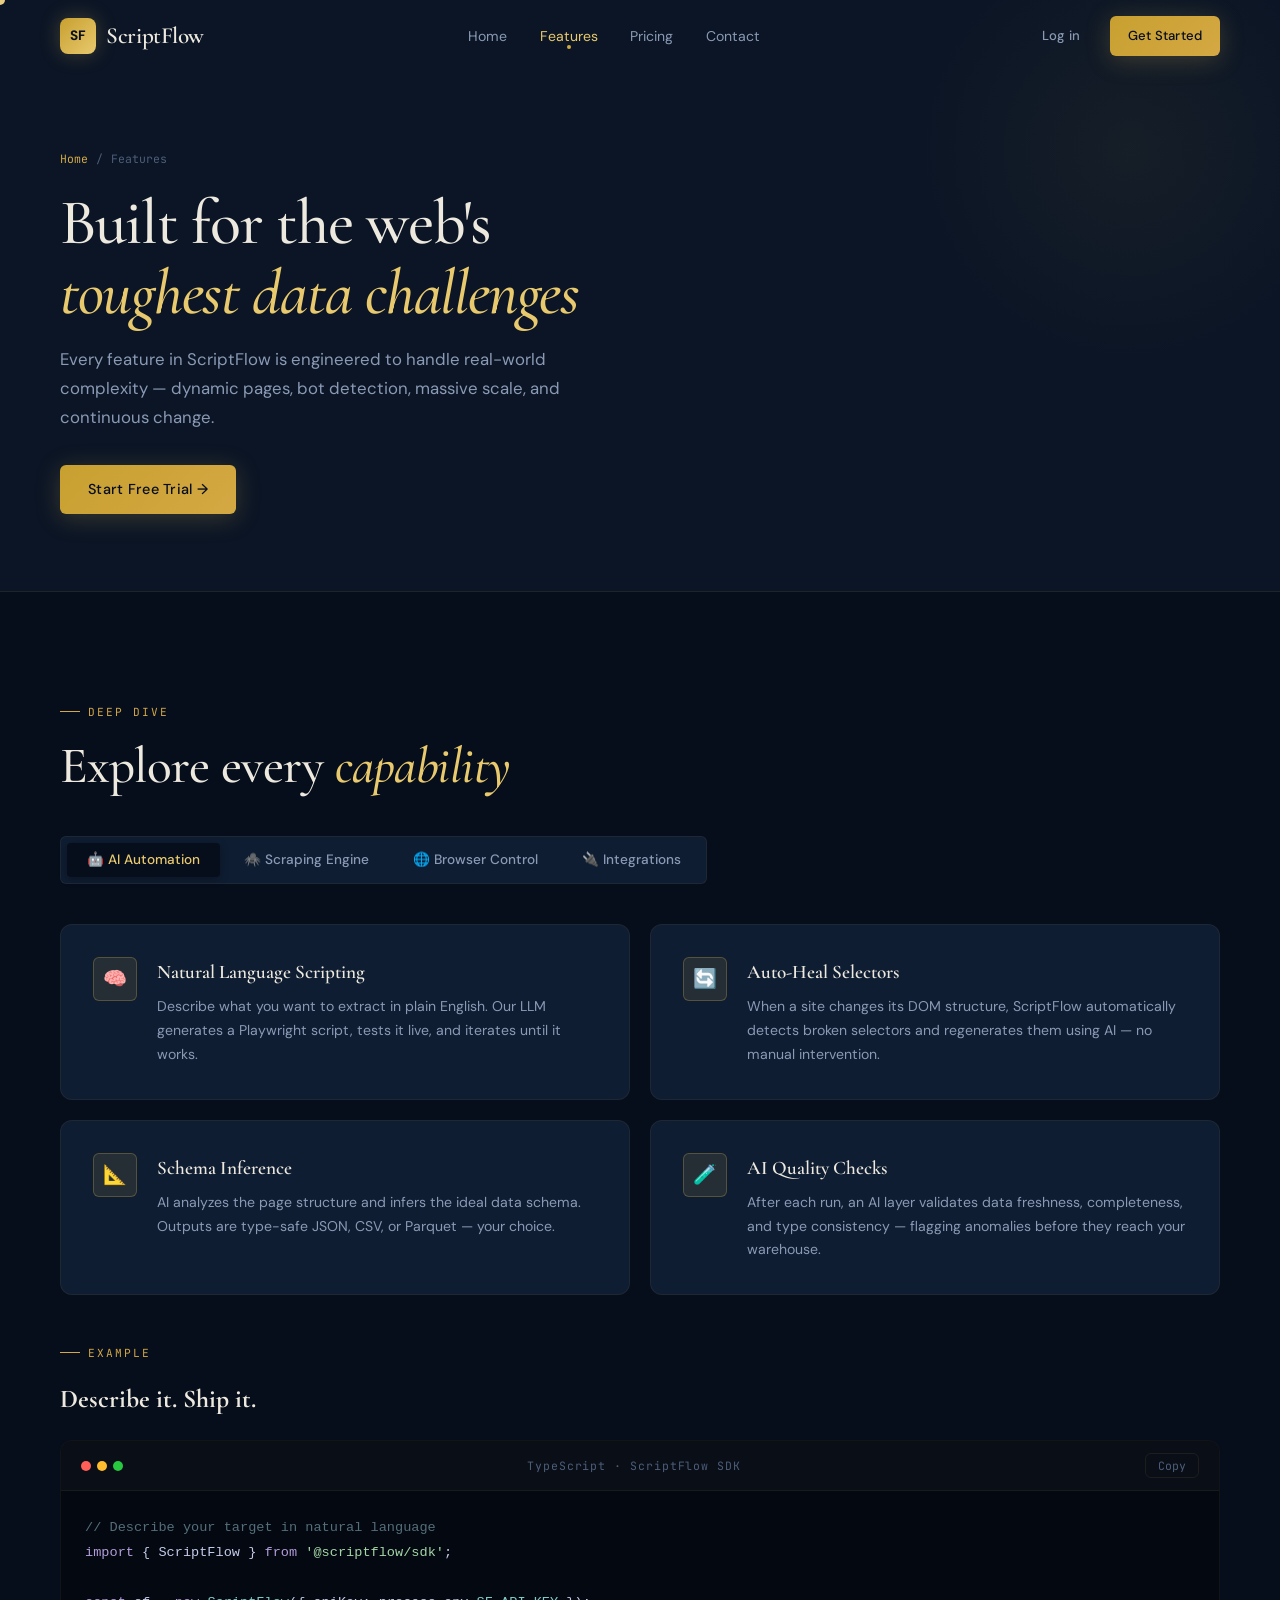
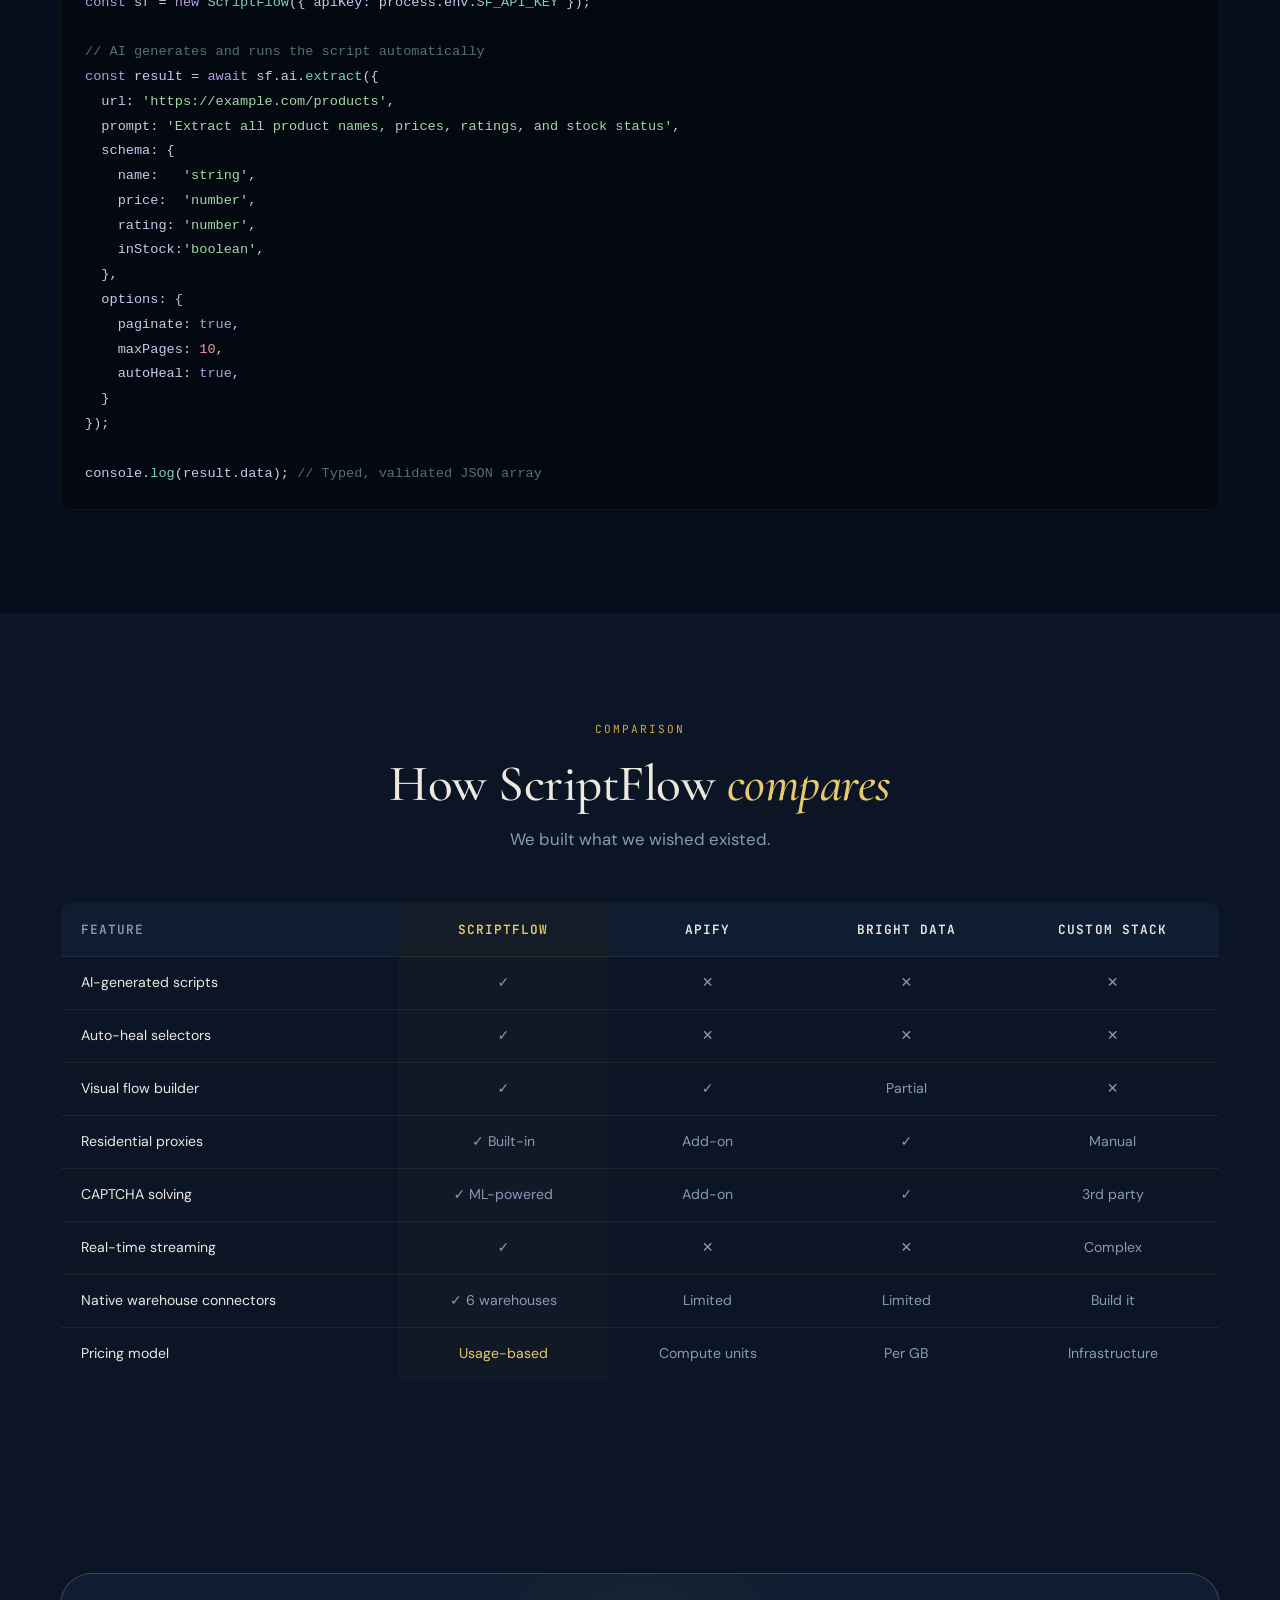
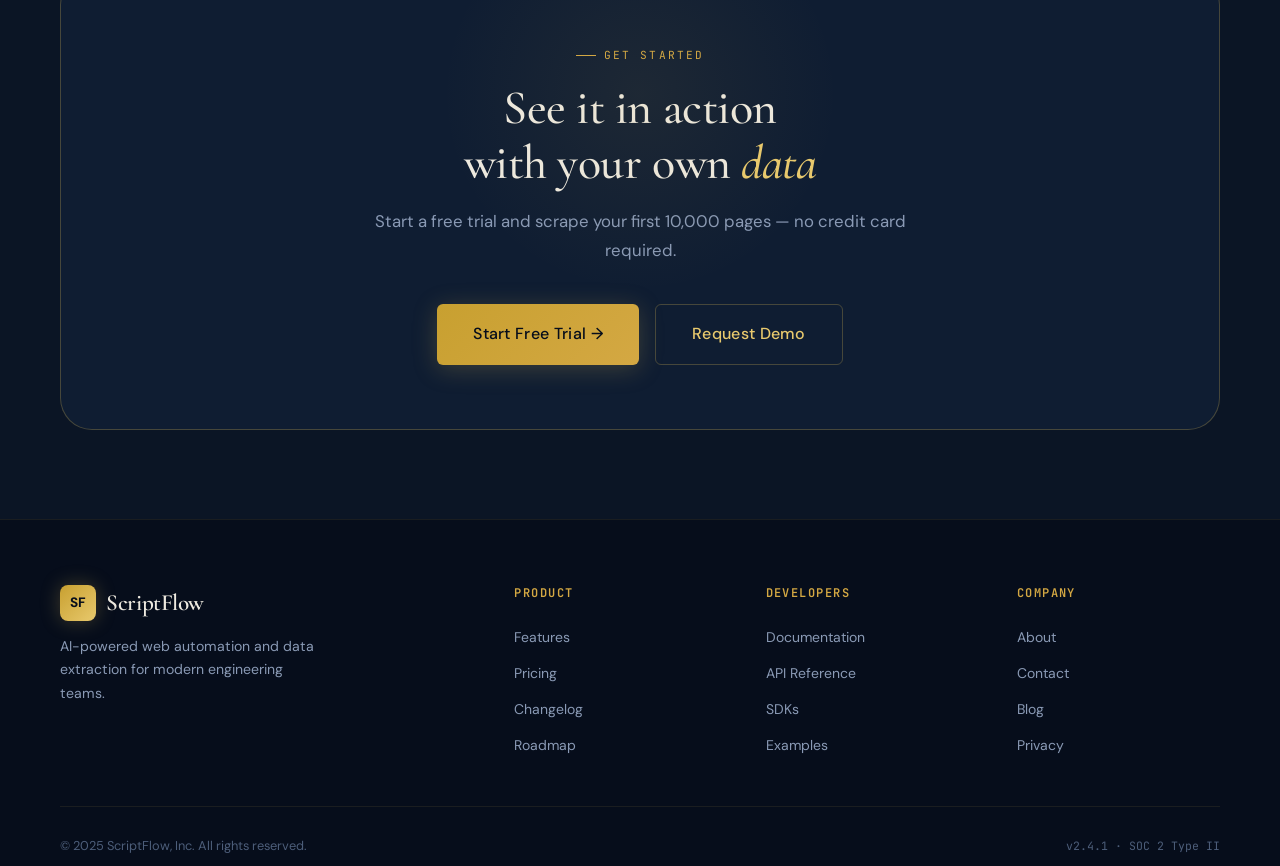
<file: features.html>
<!DOCTYPE html>
<html lang="en">
<head>
  <meta charset="UTF-8" />
  <meta name="viewport" content="width=device-width, initial-scale=1.0" />
  <meta name="description" content="ScriptFlow Features — AI automation, scraping, browser control, and integrations for modern data teams." />
  <title>Features — ScriptFlow</title>
  <link rel="stylesheet" href="css/main.css" />
  <link rel="icon" href="data:image/svg+xml,<svg xmlns='http://www.w3.org/2000/svg' viewBox='0 0 32 32'><rect width='32' height='32' rx='8' fill='%23c8a030'/><text y='22' x='5' font-size='18' font-weight='700' font-family='sans-serif' fill='%23060d1b'>SF</text></svg>" />
</head>
<body>

<div id="progress-bar"></div>
<div id="cursor"></div>
<div id="cursor-ring"></div>
<div id="page-overlay"></div>
<div id="toast-container"></div>

<!-- NAVBAR -->
<nav id="navbar">
  <div class="nav-inner">
    <a href="index.html" class="nav-logo">
      <div class="nav-logo-icon">SF</div>
      ScriptFlow
    </a>
    <ul class="nav-links">
      <li><a href="index.html"    class="nav-link">Home</a></li>
      <li><a href="features.html" class="nav-link">Features</a></li>
      <li><a href="pricing.html"  class="nav-link">Pricing</a></li>
      <li><a href="contact.html"  class="nav-link">Contact</a></li>
    </ul>
    <div class="nav-actions">
      <a href="#" class="btn btn-ghost btn-sm">Log in</a>
      <a href="pricing.html" class="btn btn-primary btn-sm">Get Started</a>
      <button class="nav-hamburger" id="hamburger" aria-label="Menu">
        <span></span><span></span><span></span>
      </button>
    </div>
  </div>
</nav>

<div id="mobile-menu">
  <ul class="mobile-nav-links">
    <li><a href="index.html"    class="mobile-nav-link">Home</a></li>
    <li><a href="features.html" class="mobile-nav-link">Features</a></li>
    <li><a href="pricing.html"  class="mobile-nav-link">Pricing</a></li>
    <li><a href="contact.html"  class="mobile-nav-link">Contact</a></li>
  </ul>
  <div class="mobile-nav-actions">
    <a href="#" class="btn btn-outline">Log in</a>
    <a href="pricing.html" class="btn btn-primary">Get Started →</a>
  </div>
</div>

<!-- PAGE HERO -->
<section class="page-hero">
  <div class="container">
    <div class="page-hero-breadcrumb reveal">
      <a href="index.html">Home</a>
      <span>/</span>
      <span>Features</span>
    </div>
    <h1 class="reveal">
      Built for the web's<br><em>toughest data challenges</em>
    </h1>
    <p class="reveal reveal-delay-1">
      Every feature in ScriptFlow is engineered to handle real-world complexity — 
      dynamic pages, bot detection, massive scale, and continuous change.
    </p>
    <div style="margin-top:2rem;" class="reveal reveal-delay-2">
      <a href="pricing.html" class="btn btn-primary">Start Free Trial →</a>
    </div>
  </div>
</section>

<!-- FEATURE TABS SECTION -->
<section class="section">
  <div class="container">
    <div class="reveal" style="margin-bottom:2.5rem;">
      <div class="section-label">Deep Dive</div>
      <h2 class="section-heading">Explore every <em>capability</em></h2>
    </div>

    <!-- Tab Navigation -->
    <div class="tabs-nav reveal">
      <button class="tab-btn" data-tab="tab-ai">🤖 AI Automation</button>
      <button class="tab-btn" data-tab="tab-scraping">🕷️ Scraping Engine</button>
      <button class="tab-btn" data-tab="tab-browser">🌐 Browser Control</button>
      <button class="tab-btn" data-tab="tab-integrations">🔌 Integrations</button>
    </div>

    <!-- TAB: AI Automation -->
    <div class="tab-panel" id="tab-ai">
      <div class="feature-detail-grid">

        <div class="card feature-detail-card reveal">
          <div class="feature-detail-icon">🧠</div>
          <div class="feature-detail-text">
            <h3>Natural Language Scripting</h3>
            <p>Describe what you want to extract in plain English. Our LLM generates a Playwright script, tests it live, and iterates until it works.</p>
          </div>
        </div>

        <div class="card feature-detail-card reveal reveal-delay-1">
          <div class="feature-detail-icon">🔄</div>
          <div class="feature-detail-text">
            <h3>Auto-Heal Selectors</h3>
            <p>When a site changes its DOM structure, ScriptFlow automatically detects broken selectors and regenerates them using AI — no manual intervention.</p>
          </div>
        </div>

        <div class="card feature-detail-card reveal reveal-delay-2">
          <div class="feature-detail-icon">📐</div>
          <div class="feature-detail-text">
            <h3>Schema Inference</h3>
            <p>AI analyzes the page structure and infers the ideal data schema. Outputs are type-safe JSON, CSV, or Parquet — your choice.</p>
          </div>
        </div>

        <div class="card feature-detail-card reveal reveal-delay-3">
          <div class="feature-detail-icon">🧪</div>
          <div class="feature-detail-text">
            <h3>AI Quality Checks</h3>
            <p>After each run, an AI layer validates data freshness, completeness, and type consistency — flagging anomalies before they reach your warehouse.</p>
          </div>
        </div>

      </div>

      <!-- Code block -->
      <div class="reveal" style="margin-top:2.5rem;">
        <div class="section-label">Example</div>
        <h3 style="font-family:var(--font-display);font-size:1.6rem;margin-bottom:0;">Describe it. Ship it.</h3>
      </div>

      <div class="code-block reveal" style="margin-top:1.25rem;">
        <div class="code-block-header">
          <div class="code-dots">
            <span class="code-dot"></span>
            <span class="code-dot"></span>
            <span class="code-dot"></span>
          </div>
          <span class="code-block-lang">TypeScript · ScriptFlow SDK</span>
          <button class="code-copy">Copy</button>
        </div>
        <pre><code><span class="cm">// Describe your target in natural language</span>
<span class="kw">import</span> { ScriptFlow } <span class="kw">from</span> <span class="str">'@scriptflow/sdk'</span>;

<span class="kw">const</span> sf = <span class="kw">new</span> <span class="fn">ScriptFlow</span>({ apiKey: process.env.<span class="fn">SF_API_KEY</span> });

<span class="cm">// AI generates and runs the script automatically</span>
<span class="kw">const</span> result = <span class="kw">await</span> sf.ai.<span class="fn">extract</span>({
  url: <span class="str">'https://example.com/products'</span>,
  prompt: <span class="str">'Extract all product names, prices, ratings, and stock status'</span>,
  schema: {
    name:   <span class="str">'string'</span>,
    price:  <span class="str">'number'</span>,
    rating: <span class="str">'number'</span>,
    inStock:<span class="str">'boolean'</span>,
  },
  options: {
    paginate: <span class="kw">true</span>,
    maxPages: <span class="num">10</span>,
    autoHeal: <span class="kw">true</span>,
  }
});

console.<span class="fn">log</span>(result.data); <span class="cm">// Typed, validated JSON array</span></code></pre>
      </div>
    </div>

    <!-- TAB: Scraping Engine -->
    <div class="tab-panel" id="tab-scraping">
      <div class="feature-detail-grid">

        <div class="card feature-detail-card reveal">
          <div class="feature-detail-icon">🛡️</div>
          <div class="feature-detail-text">
            <h3>Anti-Detection Stack</h3>
            <p>Residential proxies, TLS fingerprint rotation, human-like mouse movement simulation, and adaptive rate limiting to bypass detection systems.</p>
          </div>
        </div>

        <div class="card feature-detail-card reveal reveal-delay-1">
          <div class="feature-detail-icon">🔒</div>
          <div class="feature-detail-text">
            <h3>CAPTCHA Solving</h3>
            <p>reCAPTCHA v2/v3, hCaptcha, Cloudflare Turnstile, and image CAPTCHA all solved automatically using our ML-powered solver network.</p>
          </div>
        </div>

        <div class="card feature-detail-card reveal reveal-delay-2">
          <div class="feature-detail-icon">⚡</div>
          <div class="feature-detail-text">
            <h3>Concurrent Execution</h3>
            <p>Run thousands of scraping jobs in parallel across geographically distributed workers. Full isolation prevents cross-job contamination.</p>
          </div>
        </div>

        <div class="card feature-detail-card reveal reveal-delay-3">
          <div class="feature-detail-icon">🗺️</div>
          <div class="feature-detail-text">
            <h3>50+ Proxy Regions</h3>
            <p>Residential IPs in 50+ countries with sticky sessions. Route requests through specific ASNs or cities for precise geo-targeting.</p>
          </div>
        </div>

        <div class="card feature-detail-card reveal">
          <div class="feature-detail-icon">📦</div>
          <div class="feature-detail-text">
            <h3>Structured Output Formats</h3>
            <p>Export to JSON, NDJSON, CSV, Parquet, or Arrow. Output schema validation with Zod or JSON Schema for type-safe pipelines.</p>
          </div>
        </div>

        <div class="card feature-detail-card reveal reveal-delay-1">
          <div class="feature-detail-icon">🔁</div>
          <div class="feature-detail-text">
            <h3>Smart Retries & Fallbacks</h3>
            <p>Exponential backoff, configurable retry strategies, and automatic proxy failover ensure every job completes — even on flaky sites.</p>
          </div>
        </div>

      </div>
    </div>

    <!-- TAB: Browser Control -->
    <div class="tab-panel" id="tab-browser">
      <div class="feature-detail-grid">

        <div class="card feature-detail-card reveal">
          <div class="feature-detail-icon">🎭</div>
          <div class="feature-detail-text">
            <h3>Full Playwright API</h3>
            <p>Interact with any site just like a real user: click, type, scroll, drag, upload files, handle modals and iframes — full Playwright compatibility.</p>
          </div>
        </div>

        <div class="card feature-detail-card reveal reveal-delay-1">
          <div class="feature-detail-icon">📸</div>
          <div class="feature-detail-text">
            <h3>Screenshots & PDF Capture</h3>
            <p>Capture full-page screenshots or generate PDFs on any URL at any viewport. Perfect for visual regression testing and archiving.</p>
          </div>
        </div>

        <div class="card feature-detail-card reveal reveal-delay-2">
          <div class="feature-detail-icon">🔐</div>
          <div class="feature-detail-text">
            <h3>Session Management</h3>
            <p>Persist cookies, local storage, and auth tokens across runs. Log into sites once and reuse the session across thousands of workers.</p>
          </div>
        </div>

        <div class="card feature-detail-card reveal reveal-delay-3">
          <div class="feature-detail-icon">📱</div>
          <div class="feature-detail-text">
            <h3>Mobile Emulation</h3>
            <p>Emulate any mobile device, screen resolution, or user agent string. Access mobile-only content and test responsive behavior programmatically.</p>
          </div>
        </div>

      </div>
    </div>

    <!-- TAB: Integrations -->
    <div class="tab-panel" id="tab-integrations">
      <div class="feature-detail-grid">

        <div class="card feature-detail-card reveal">
          <div class="feature-detail-icon">❄️</div>
          <div class="feature-detail-text">
            <h3>Data Warehouses</h3>
            <p>Native connectors for Snowflake, BigQuery, Redshift, and Databricks. Push data with automatic schema evolution and deduplication.</p>
          </div>
        </div>

        <div class="card feature-detail-card reveal reveal-delay-1">
          <div class="feature-detail-icon">🔗</div>
          <div class="feature-detail-text">
            <h3>Webhooks & REST API</h3>
            <p>Trigger any downstream system on job completion. Our REST and GraphQL API gives you full programmatic control of every resource.</p>
          </div>
        </div>

        <div class="card feature-detail-card reveal reveal-delay-2">
          <div class="feature-detail-icon">🗄️</div>
          <div class="feature-detail-text">
            <h3>Storage & Queues</h3>
            <p>S3, GCS, Azure Blob, Kafka, SQS, and Pub/Sub integrations. Stream results in real time or batch-deliver to your preferred destination.</p>
          </div>
        </div>

        <div class="card feature-detail-card reveal reveal-delay-3">
          <div class="feature-detail-icon">📋</div>
          <div class="feature-detail-text">
            <h3>Productivity Tools</h3>
            <p>Push directly to Notion, Airtable, Google Sheets, or Slack. No-code integrations for teams that live outside the terminal.</p>
          </div>
        </div>

      </div>
    </div>

  </div><!-- /container -->
</section>

<!-- COMPARISON TABLE -->
<section class="section" style="background:var(--bg-secondary);">
  <div class="container">
    <div class="text-center reveal">
      <div class="section-label">Comparison</div>
      <h2 class="section-heading">How ScriptFlow <em>compares</em></h2>
      <p class="section-sub">We built what we wished existed.</p>
    </div>

    <div class="reveal" style="overflow-x:auto;">
      <table class="compare-table">
        <thead>
          <tr>
            <th>Feature</th>
            <th class="highlight">ScriptFlow</th>
            <th>Apify</th>
            <th>Bright Data</th>
            <th>Custom Stack</th>
          </tr>
        </thead>
        <tbody>
          <tr>
            <td>AI-generated scripts</td>
            <td class="highlight check">✓</td>
            <td class="cross">✕</td>
            <td class="cross">✕</td>
            <td class="cross">✕</td>
          </tr>
          <tr>
            <td>Auto-heal selectors</td>
            <td class="highlight check">✓</td>
            <td class="cross">✕</td>
            <td class="cross">✕</td>
            <td class="cross">✕</td>
          </tr>
          <tr>
            <td>Visual flow builder</td>
            <td class="highlight check">✓</td>
            <td class="check">✓</td>
            <td class="cross">Partial</td>
            <td class="cross">✕</td>
          </tr>
          <tr>
            <td>Residential proxies</td>
            <td class="highlight check">✓ Built-in</td>
            <td class="cross">Add-on</td>
            <td class="check">✓</td>
            <td class="cross">Manual</td>
          </tr>
          <tr>
            <td>CAPTCHA solving</td>
            <td class="highlight check">✓ ML-powered</td>
            <td class="cross">Add-on</td>
            <td class="check">✓</td>
            <td class="cross">3rd party</td>
          </tr>
          <tr>
            <td>Real-time streaming</td>
            <td class="highlight check">✓</td>
            <td class="cross">✕</td>
            <td class="cross">✕</td>
            <td class="cross">Complex</td>
          </tr>
          <tr>
            <td>Native warehouse connectors</td>
            <td class="highlight check">✓ 6 warehouses</td>
            <td class="cross">Limited</td>
            <td class="cross">Limited</td>
            <td class="cross">Build it</td>
          </tr>
          <tr>
            <td>Pricing model</td>
            <td class="highlight" style="color:var(--gold-300);">Usage-based</td>
            <td>Compute units</td>
            <td>Per GB</td>
            <td>Infrastructure</td>
          </tr>
        </tbody>
      </table>
    </div>
  </div>
</section>

<!-- CTA -->
<section id="cta-banner">
  <div class="container">
    <div class="cta-inner reveal">
      <div class="section-label" style="justify-content:center;">Get Started</div>
      <h2 class="section-heading">See it in action<br>with your own <em>data</em></h2>
      <p class="section-sub" style="margin:1rem auto 0; text-align:center;">
        Start a free trial and scrape your first 10,000 pages — no credit card required.
      </p>
      <div class="cta-actions">
        <a href="pricing.html" class="btn btn-primary btn-lg">Start Free Trial →</a>
        <a href="contact.html" class="btn btn-outline btn-lg">Request Demo</a>
      </div>
    </div>
  </div>
</section>

<!-- FOOTER -->
<footer id="footer">
  <div class="container">
    <div class="footer-grid">
      <div class="footer-brand">
        <div class="nav-logo" style="margin-bottom:0.75rem;">
          <div class="nav-logo-icon">SF</div>
          ScriptFlow
        </div>
        <p>AI-powered web automation and data extraction for modern engineering teams.</p>
      </div>
      <div>
        <div class="footer-col-title">Product</div>
        <ul class="footer-links">
          <li><a href="features.html" class="footer-link">Features</a></li>
          <li><a href="pricing.html"  class="footer-link">Pricing</a></li>
          <li><a href="#" class="footer-link">Changelog</a></li>
          <li><a href="#" class="footer-link">Roadmap</a></li>
        </ul>
      </div>
      <div>
        <div class="footer-col-title">Developers</div>
        <ul class="footer-links">
          <li><a href="#" class="footer-link">Documentation</a></li>
          <li><a href="#" class="footer-link">API Reference</a></li>
          <li><a href="#" class="footer-link">SDKs</a></li>
          <li><a href="#" class="footer-link">Examples</a></li>
        </ul>
      </div>
      <div>
        <div class="footer-col-title">Company</div>
        <ul class="footer-links">
          <li><a href="#" class="footer-link">About</a></li>
          <li><a href="contact.html" class="footer-link">Contact</a></li>
          <li><a href="#" class="footer-link">Blog</a></li>
          <li><a href="#" class="footer-link">Privacy</a></li>
        </ul>
      </div>
    </div>
    <div class="footer-bottom">
      <span>© 2025 ScriptFlow, Inc. All rights reserved.</span>
      <span style="font-family:var(--font-mono);font-size:0.72rem;color:var(--text-muted);">v2.4.1 · SOC 2 Type II</span>
    </div>
  </div>
</footer>

<script src="js/main.js"></script>
</body>
</html>
</file>
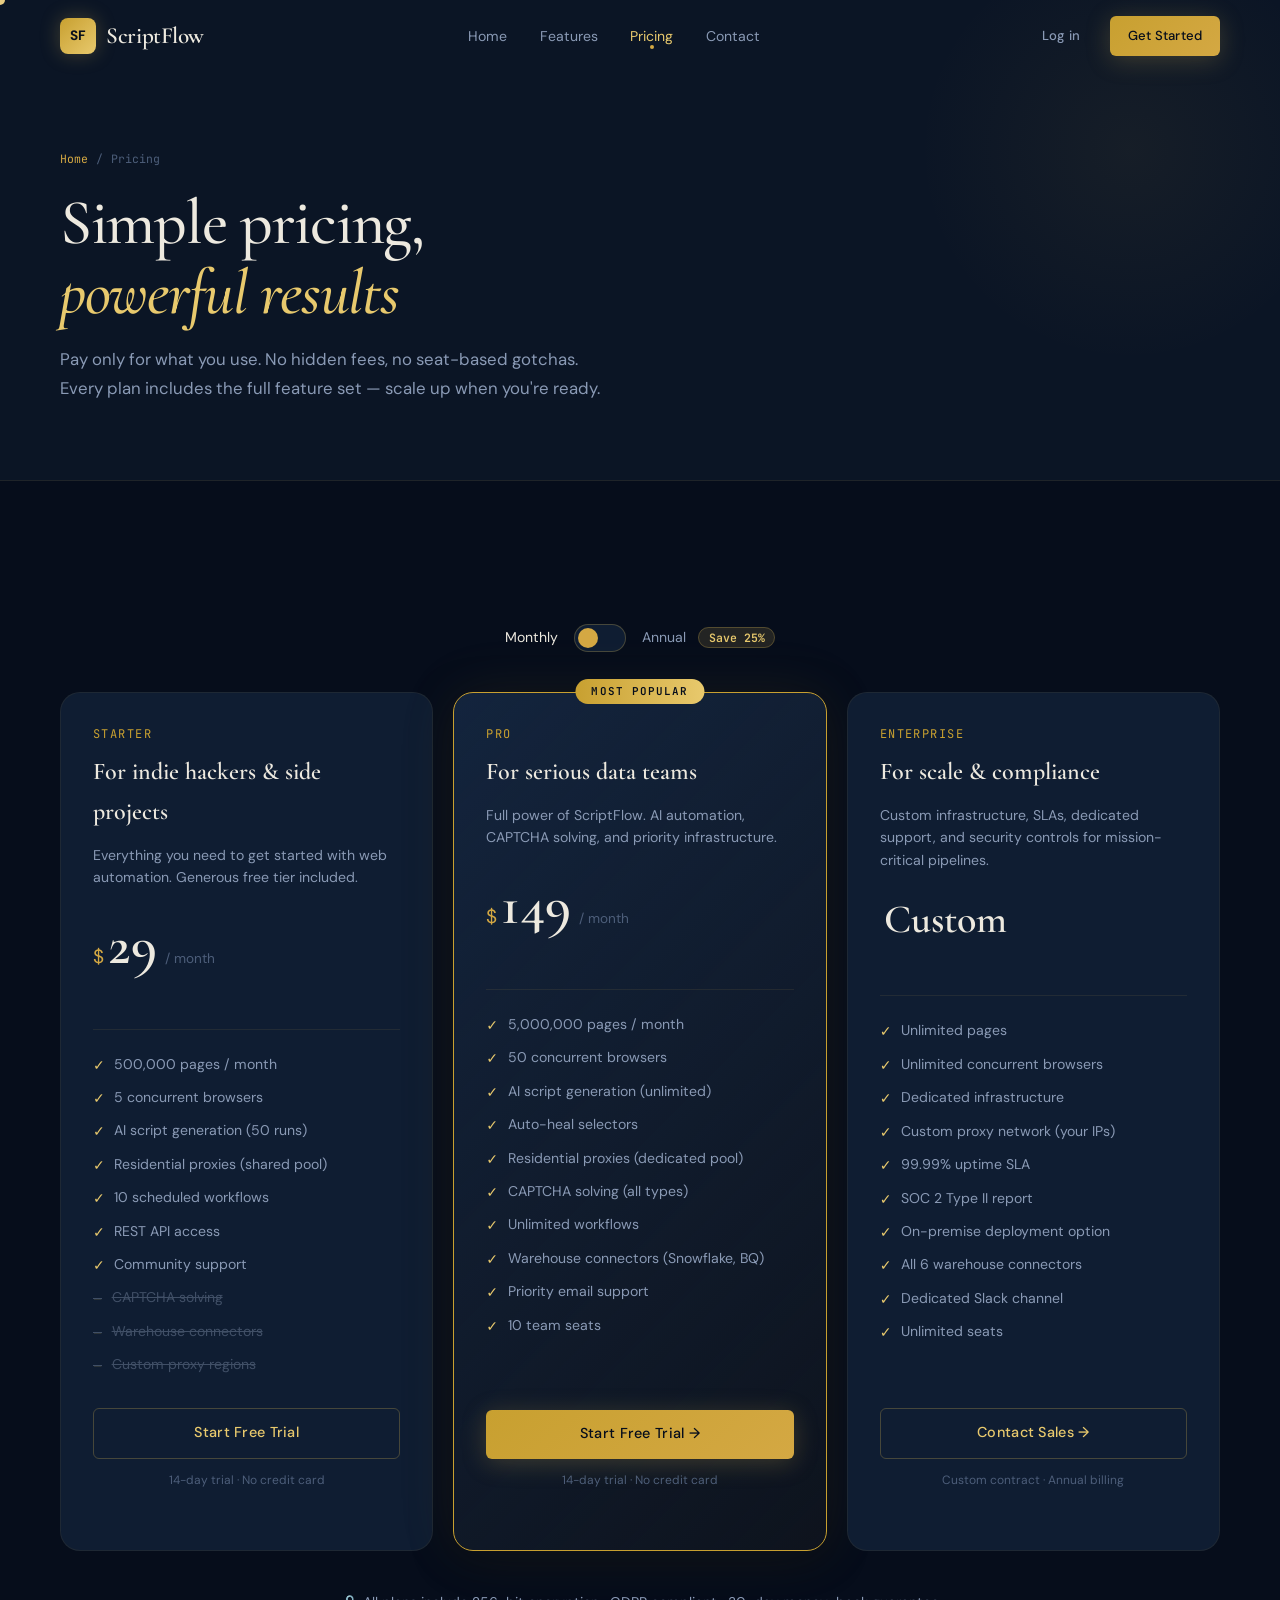
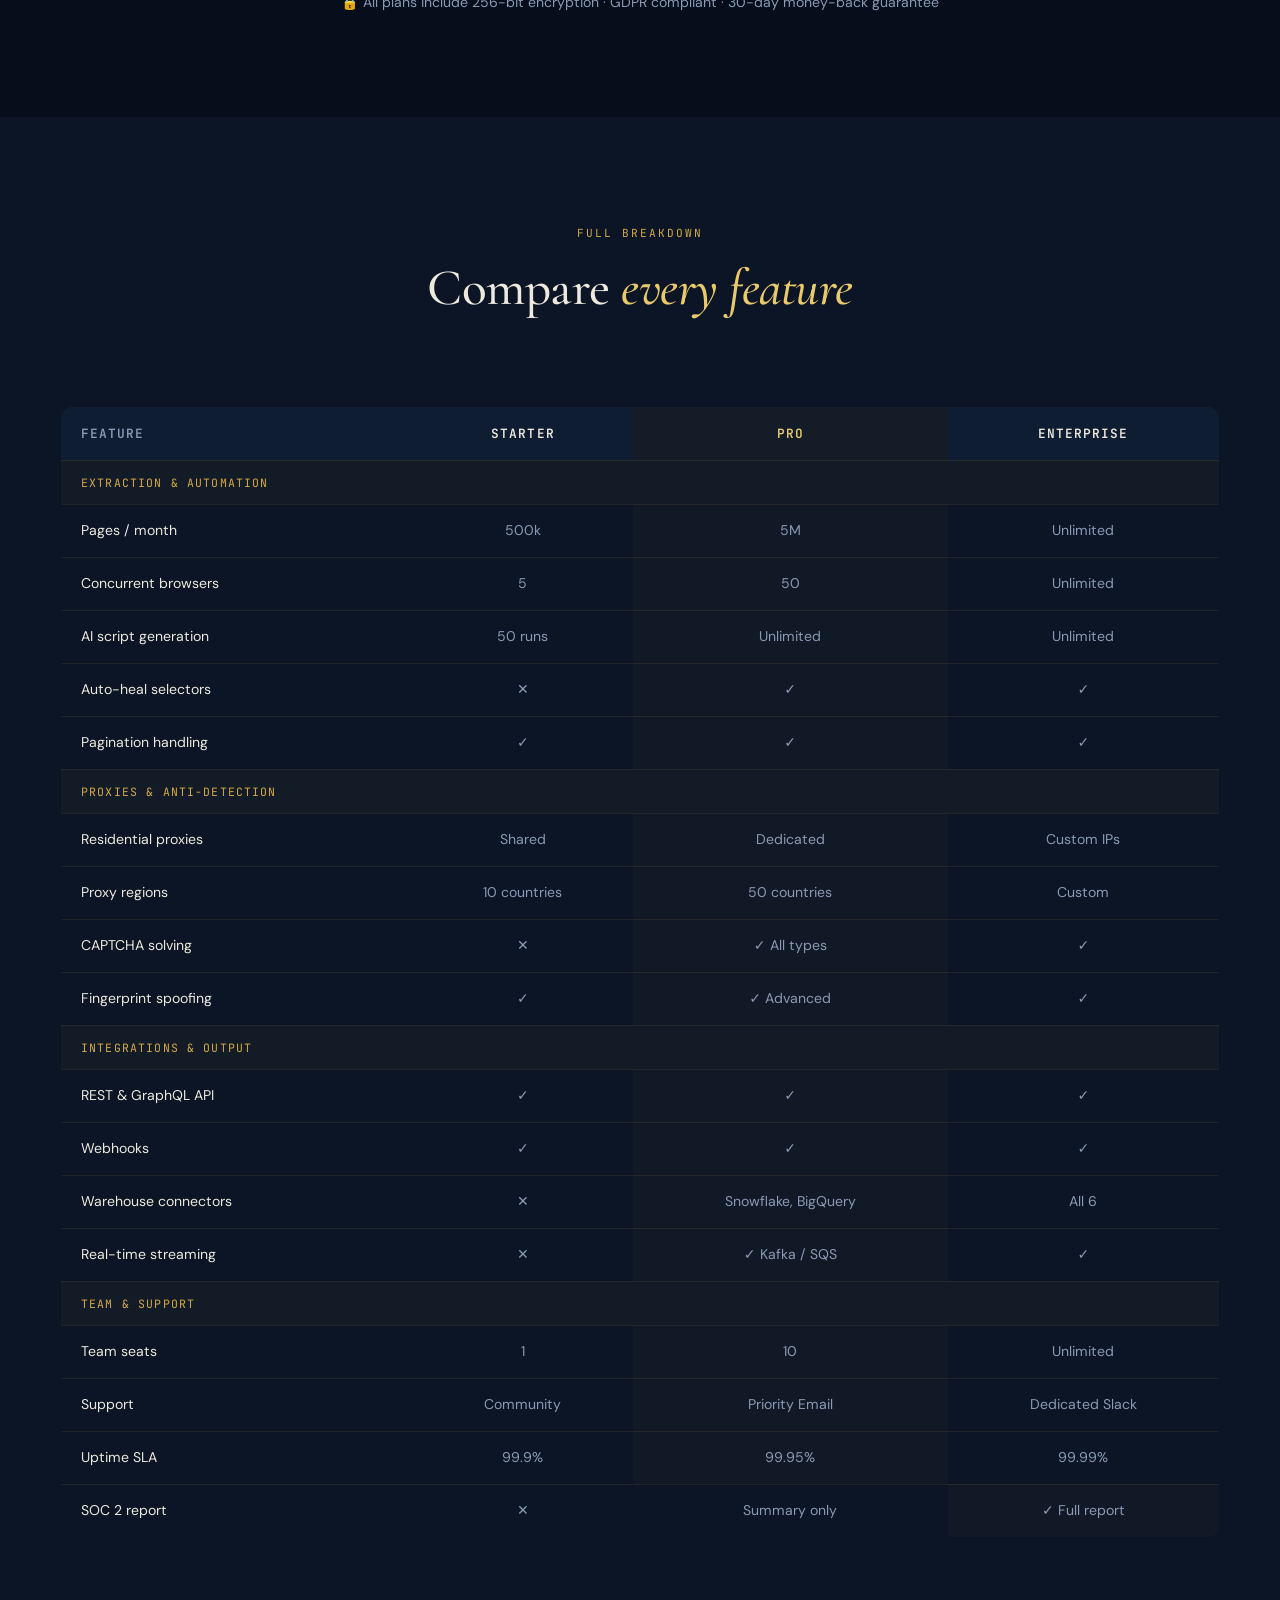
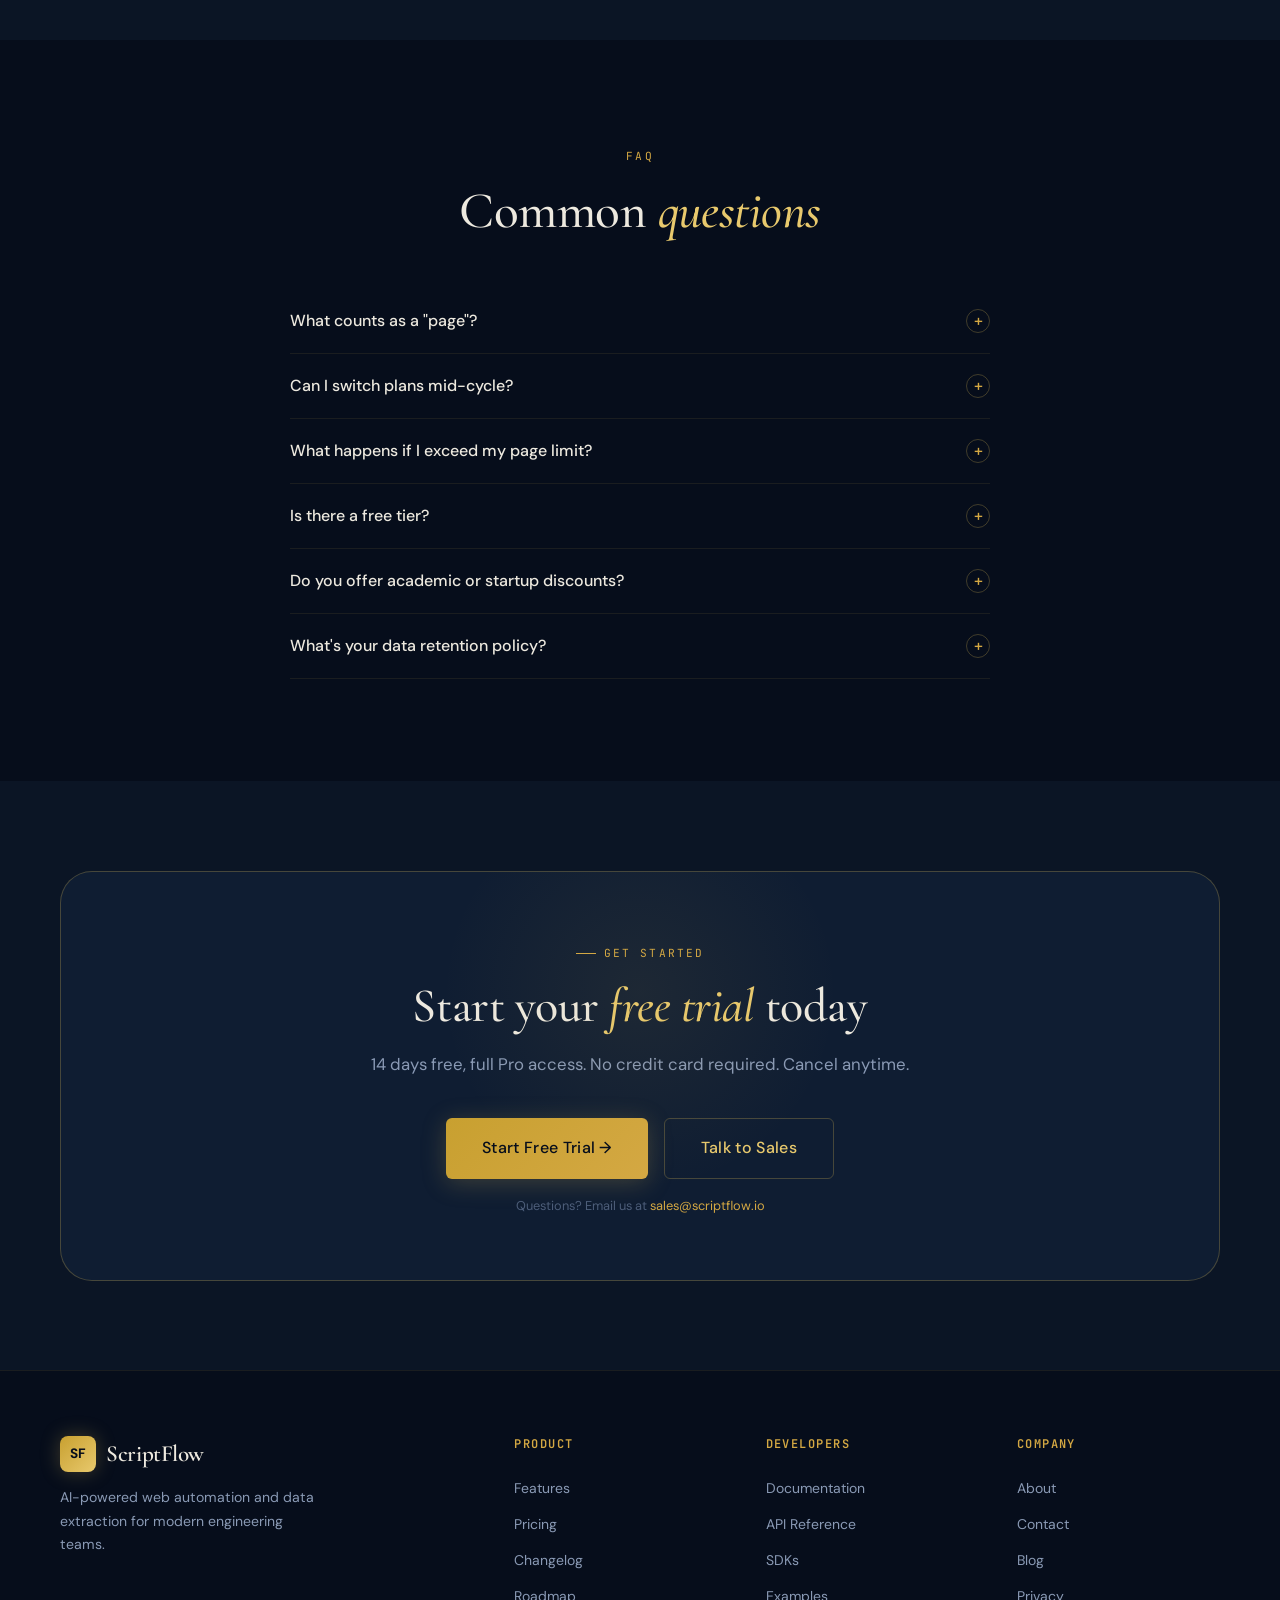
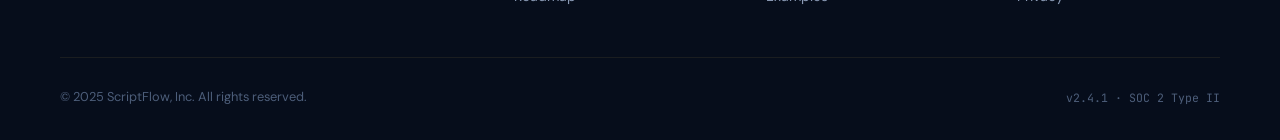
<file: pricing.html>
<!DOCTYPE html>
<html lang="en">
<head>
  <meta charset="UTF-8" />
  <meta name="viewport" content="width=device-width, initial-scale=1.0" />
  <meta name="description" content="ScriptFlow Pricing — Simple, usage-based plans for every team size." />
  <title>Pricing — ScriptFlow</title>
  <link rel="stylesheet" href="css/main.css" />
  <link rel="icon" href="data:image/svg+xml,<svg xmlns='http://www.w3.org/2000/svg' viewBox='0 0 32 32'><rect width='32' height='32' rx='8' fill='%23c8a030'/><text y='22' x='5' font-size='18' font-weight='700' font-family='sans-serif' fill='%23060d1b'>SF</text></svg>" />
</head>
<body>

<div id="progress-bar"></div>
<div id="cursor"></div>
<div id="cursor-ring"></div>
<div id="page-overlay"></div>
<div id="toast-container"></div>

<!-- NAVBAR -->
<nav id="navbar">
  <div class="nav-inner">
    <a href="index.html" class="nav-logo">
      <div class="nav-logo-icon">SF</div>
      ScriptFlow
    </a>
    <ul class="nav-links">
      <li><a href="index.html"    class="nav-link">Home</a></li>
      <li><a href="features.html" class="nav-link">Features</a></li>
      <li><a href="pricing.html"  class="nav-link">Pricing</a></li>
      <li><a href="contact.html"  class="nav-link">Contact</a></li>
    </ul>
    <div class="nav-actions">
      <a href="#" class="btn btn-ghost btn-sm">Log in</a>
      <a href="#" class="btn btn-primary btn-sm">Get Started</a>
      <button class="nav-hamburger" id="hamburger" aria-label="Menu">
        <span></span><span></span><span></span>
      </button>
    </div>
  </div>
</nav>

<div id="mobile-menu">
  <ul class="mobile-nav-links">
    <li><a href="index.html"    class="mobile-nav-link">Home</a></li>
    <li><a href="features.html" class="mobile-nav-link">Features</a></li>
    <li><a href="pricing.html"  class="mobile-nav-link">Pricing</a></li>
    <li><a href="contact.html"  class="mobile-nav-link">Contact</a></li>
  </ul>
  <div class="mobile-nav-actions">
    <a href="#" class="btn btn-outline">Log in</a>
    <a href="#" class="btn btn-primary">Get Started →</a>
  </div>
</div>

<!-- PAGE HERO -->
<section class="page-hero">
  <div class="container">
    <div class="page-hero-breadcrumb reveal">
      <a href="index.html">Home</a>
      <span>/</span>
      <span>Pricing</span>
    </div>
    <h1 class="reveal">Simple pricing,<br><em>powerful results</em></h1>
    <p class="reveal reveal-delay-1">
      Pay only for what you use. No hidden fees, no seat-based gotchas. 
      Every plan includes the full feature set — scale up when you're ready.
    </p>
  </div>
</section>

<!-- PRICING SECTION -->
<section class="section">
  <div class="container">

    <!-- Toggle -->
    <div class="pricing-toggle-wrap reveal">
      <span class="pricing-toggle-label active" id="monthly-label">Monthly</span>
      <div class="toggle-switch" id="pricing-toggle" role="switch" aria-checked="false"></div>
      <span class="pricing-toggle-label" id="annual-label">
        Annual
        <span class="pricing-badge-save" style="margin-left:0.5rem;">Save 25%</span>
      </span>
    </div>

    <!-- Cards -->
    <div class="pricing-grid">

      <!-- STARTER -->
      <div class="pricing-card reveal">
        <div class="pricing-tier">Starter</div>
        <h3>For indie hackers & side projects</h3>
        <p>Everything you need to get started with web automation. Generous free tier included.</p>
        <div class="pricing-price">
          <span class="price-currency">$</span>
          <span class="price-value" data-monthly="29" data-annual="22">29</span>
          <span class="price-period">/ month</span>
        </div>
        <div class="pricing-divider"></div>
        <ul class="pricing-features">
          <li class="pricing-feature"><span class="pf-icon">✓</span> 500,000 pages / month</li>
          <li class="pricing-feature"><span class="pf-icon">✓</span> 5 concurrent browsers</li>
          <li class="pricing-feature"><span class="pf-icon">✓</span> AI script generation (50 runs)</li>
          <li class="pricing-feature"><span class="pf-icon">✓</span> Residential proxies (shared pool)</li>
          <li class="pricing-feature"><span class="pf-icon">✓</span> 10 scheduled workflows</li>
          <li class="pricing-feature"><span class="pf-icon">✓</span> REST API access</li>
          <li class="pricing-feature"><span class="pf-icon">✓</span> Community support</li>
          <li class="pricing-feature muted"><span class="pf-icon">–</span> CAPTCHA solving</li>
          <li class="pricing-feature muted"><span class="pf-icon">–</span> Warehouse connectors</li>
          <li class="pricing-feature muted"><span class="pf-icon">–</span> Custom proxy regions</li>
        </ul>
        <a href="#" class="btn btn-outline" style="width:100%;justify-content:center;">
          Start Free Trial
        </a>
        <p style="font-size:0.75rem;color:var(--text-muted);text-align:center;margin-top:0.75rem;">
          14-day trial · No credit card
        </p>
      </div>

      <!-- PRO (Featured) -->
      <div class="pricing-card featured reveal reveal-delay-1">
        <div class="pricing-popular">Most Popular</div>
        <div class="pricing-tier">Pro</div>
        <h3>For serious data teams</h3>
        <p>Full power of ScriptFlow. AI automation, CAPTCHA solving, and priority infrastructure.</p>
        <div class="pricing-price">
          <span class="price-currency">$</span>
          <span class="price-value" data-monthly="149" data-annual="112">149</span>
          <span class="price-period">/ month</span>
        </div>
        <div class="pricing-divider"></div>
        <ul class="pricing-features">
          <li class="pricing-feature"><span class="pf-icon">✓</span> 5,000,000 pages / month</li>
          <li class="pricing-feature"><span class="pf-icon">✓</span> 50 concurrent browsers</li>
          <li class="pricing-feature"><span class="pf-icon">✓</span> AI script generation (unlimited)</li>
          <li class="pricing-feature"><span class="pf-icon">✓</span> Auto-heal selectors</li>
          <li class="pricing-feature"><span class="pf-icon">✓</span> Residential proxies (dedicated pool)</li>
          <li class="pricing-feature"><span class="pf-icon">✓</span> CAPTCHA solving (all types)</li>
          <li class="pricing-feature"><span class="pf-icon">✓</span> Unlimited workflows</li>
          <li class="pricing-feature"><span class="pf-icon">✓</span> Warehouse connectors (Snowflake, BQ)</li>
          <li class="pricing-feature"><span class="pf-icon">✓</span> Priority email support</li>
          <li class="pricing-feature"><span class="pf-icon">✓</span> 10 team seats</li>
        </ul>
        <a href="#" class="btn btn-primary" style="width:100%;justify-content:center;">
          Start Free Trial →
        </a>
        <p style="font-size:0.75rem;color:var(--text-muted);text-align:center;margin-top:0.75rem;">
          14-day trial · No credit card
        </p>
      </div>

      <!-- ENTERPRISE -->
      <div class="pricing-card reveal reveal-delay-2">
        <div class="pricing-tier">Enterprise</div>
        <h3>For scale & compliance</h3>
        <p>Custom infrastructure, SLAs, dedicated support, and security controls for mission-critical pipelines.</p>
        <div class="pricing-price">
          <span class="price-currency"></span>
          <span class="price-value" style="font-size:2.5rem;-webkit-text-fill-color:var(--text-primary);">Custom</span>
        </div>
        <div class="pricing-divider"></div>
        <ul class="pricing-features">
          <li class="pricing-feature"><span class="pf-icon">✓</span> Unlimited pages</li>
          <li class="pricing-feature"><span class="pf-icon">✓</span> Unlimited concurrent browsers</li>
          <li class="pricing-feature"><span class="pf-icon">✓</span> Dedicated infrastructure</li>
          <li class="pricing-feature"><span class="pf-icon">✓</span> Custom proxy network (your IPs)</li>
          <li class="pricing-feature"><span class="pf-icon">✓</span> 99.99% uptime SLA</li>
          <li class="pricing-feature"><span class="pf-icon">✓</span> SOC 2 Type II report</li>
          <li class="pricing-feature"><span class="pf-icon">✓</span> On-premise deployment option</li>
          <li class="pricing-feature"><span class="pf-icon">✓</span> All 6 warehouse connectors</li>
          <li class="pricing-feature"><span class="pf-icon">✓</span> Dedicated Slack channel</li>
          <li class="pricing-feature"><span class="pf-icon">✓</span> Unlimited seats</li>
        </ul>
        <a href="contact.html" class="btn btn-outline" style="width:100%;justify-content:center;">
          Contact Sales →
        </a>
        <p style="font-size:0.75rem;color:var(--text-muted);text-align:center;margin-top:0.75rem;">
          Custom contract · Annual billing
        </p>
      </div>

    </div>

    <!-- Guarantee note -->
    <div class="text-center reveal" style="margin-top:2.5rem;">
      <p style="font-size:0.88rem; color:var(--text-secondary);">
        🔒 All plans include 256-bit encryption · GDPR compliant · 30-day money-back guarantee
      </p>
    </div>
  </div>
</section>

<!-- FULL COMPARISON TABLE -->
<section class="section" style="background:var(--bg-secondary);">
  <div class="container">
    <div class="text-center reveal">
      <div class="section-label">Full Breakdown</div>
      <h2 class="section-heading">Compare <em>every feature</em></h2>
    </div>

    <div class="reveal" style="overflow-x:auto; margin-top:2.5rem;">
      <table class="compare-table">
        <thead>
          <tr>
            <th>Feature</th>
            <th>Starter</th>
            <th class="highlight">Pro</th>
            <th>Enterprise</th>
          </tr>
        </thead>
        <tbody>
          <tr><td colspan="4" style="background:rgba(200,169,81,0.04);color:var(--gold-400);font-family:var(--font-mono);font-size:0.72rem;letter-spacing:0.1em;text-transform:uppercase;padding:0.75rem 1.25rem;">Extraction & Automation</td></tr>
          <tr>
            <td>Pages / month</td>
            <td>500k</td><td class="highlight">5M</td><td>Unlimited</td>
          </tr>
          <tr>
            <td>Concurrent browsers</td>
            <td>5</td><td class="highlight">50</td><td>Unlimited</td>
          </tr>
          <tr>
            <td>AI script generation</td>
            <td>50 runs</td><td class="highlight check">Unlimited</td><td class="check">Unlimited</td>
          </tr>
          <tr>
            <td>Auto-heal selectors</td>
            <td class="cross">✕</td><td class="highlight check">✓</td><td class="check">✓</td>
          </tr>
          <tr>
            <td>Pagination handling</td>
            <td class="check">✓</td><td class="highlight check">✓</td><td class="check">✓</td>
          </tr>

          <tr><td colspan="4" style="background:rgba(200,169,81,0.04);color:var(--gold-400);font-family:var(--font-mono);font-size:0.72rem;letter-spacing:0.1em;text-transform:uppercase;padding:0.75rem 1.25rem;">Proxies & Anti-detection</td></tr>
          <tr>
            <td>Residential proxies</td>
            <td>Shared</td><td class="highlight">Dedicated</td><td>Custom IPs</td>
          </tr>
          <tr>
            <td>Proxy regions</td>
            <td>10 countries</td><td class="highlight">50 countries</td><td>Custom</td>
          </tr>
          <tr>
            <td>CAPTCHA solving</td>
            <td class="cross">✕</td><td class="highlight check">✓ All types</td><td class="check">✓</td>
          </tr>
          <tr>
            <td>Fingerprint spoofing</td>
            <td class="check">✓</td><td class="highlight check">✓ Advanced</td><td class="check">✓</td>
          </tr>

          <tr><td colspan="4" style="background:rgba(200,169,81,0.04);color:var(--gold-400);font-family:var(--font-mono);font-size:0.72rem;letter-spacing:0.1em;text-transform:uppercase;padding:0.75rem 1.25rem;">Integrations & Output</td></tr>
          <tr>
            <td>REST & GraphQL API</td>
            <td class="check">✓</td><td class="highlight check">✓</td><td class="check">✓</td>
          </tr>
          <tr>
            <td>Webhooks</td>
            <td class="check">✓</td><td class="highlight check">✓</td><td class="check">✓</td>
          </tr>
          <tr>
            <td>Warehouse connectors</td>
            <td class="cross">✕</td><td class="highlight">Snowflake, BigQuery</td><td>All 6</td>
          </tr>
          <tr>
            <td>Real-time streaming</td>
            <td class="cross">✕</td><td class="highlight check">✓ Kafka / SQS</td><td class="check">✓</td>
          </tr>

          <tr><td colspan="4" style="background:rgba(200,169,81,0.04);color:var(--gold-400);font-family:var(--font-mono);font-size:0.72rem;letter-spacing:0.1em;text-transform:uppercase;padding:0.75rem 1.25rem;">Team & Support</td></tr>
          <tr>
            <td>Team seats</td>
            <td>1</td><td class="highlight">10</td><td>Unlimited</td>
          </tr>
          <tr>
            <td>Support</td>
            <td>Community</td><td class="highlight">Priority Email</td><td>Dedicated Slack</td>
          </tr>
          <tr>
            <td>Uptime SLA</td>
            <td>99.9%</td><td class="highlight">99.95%</td><td>99.99%</td>
          </tr>
          <tr>
            <td>SOC 2 report</td>
            <td class="cross">✕</td><td class="cross">Summary only</td><td class="highlight check">✓ Full report</td>
          </tr>
        </tbody>
      </table>
    </div>
  </div>
</section>

<!-- FAQ -->
<section class="section">
  <div class="container" style="max-width:780px;">
    <div class="text-center reveal">
      <div class="section-label">FAQ</div>
      <h2 class="section-heading">Common <em>questions</em></h2>
    </div>

    <div class="faq-list reveal" style="margin-top:3rem;">

      <div class="faq-item">
        <button class="faq-q">
          What counts as a "page"?
          <span class="faq-icon">+</span>
        </button>
        <div class="faq-a">
          A page is a single URL loaded in a browser session. Whether you load it to extract data, take a screenshot, or interact with a form — each URL load counts as one page. API-only requests (e.g., fetching JSON endpoints) count at 0.1 pages each.
        </div>
      </div>

      <div class="faq-item">
        <button class="faq-q">
          Can I switch plans mid-cycle?
          <span class="faq-icon">+</span>
        </button>
        <div class="faq-a">
          Yes. You can upgrade or downgrade at any time. Upgrades take effect immediately and are prorated. Downgrades take effect at the start of your next billing cycle. There are no cancellation fees.
        </div>
      </div>

      <div class="faq-item">
        <button class="faq-q">
          What happens if I exceed my page limit?
          <span class="faq-icon">+</span>
        </button>
        <div class="faq-a">
          We don't hard-stop your pipelines. Instead, overages are billed at $2 per 10,000 pages on Starter, and $1.50 per 10,000 pages on Pro. You'll receive an email alert at 80% and 100% of your monthly quota. You can also set hard caps in your dashboard.
        </div>
      </div>

      <div class="faq-item">
        <button class="faq-q">
          Is there a free tier?
          <span class="faq-icon">+</span>
        </button>
        <div class="faq-a">
          Every account starts with a 14-day free trial of the Pro plan — no credit card required. After the trial, you can downgrade to our free hobby tier which includes 10,000 pages/month and 1 concurrent browser, permanently free.
        </div>
      </div>

      <div class="faq-item">
        <button class="faq-q">
          Do you offer academic or startup discounts?
          <span class="faq-icon">+</span>
        </button>
        <div class="faq-a">
          Yes. We offer 50% off for verified startups (under 3 years old, under $1M ARR) and 75% off for universities and research institutions. Contact us with proof of eligibility and we'll apply the discount to your account within 24 hours.
        </div>
      </div>

      <div class="faq-item">
        <button class="faq-q">
          What's your data retention policy?
          <span class="faq-icon">+</span>
        </button>
        <div class="faq-a">
          Extracted data is stored in your ScriptFlow account for 30 days on Starter, 90 days on Pro, and custom retention periods on Enterprise. You can export your data at any time in JSON, CSV, or Parquet format. We never sell or analyze your extracted data.
        </div>
      </div>

    </div>
  </div>
</section>

<!-- CTA -->
<section id="cta-banner">
  <div class="container">
    <div class="cta-inner reveal">
      <div class="section-label" style="justify-content:center;">Get Started</div>
      <h2 class="section-heading">Start your <em>free trial</em> today</h2>
      <p class="section-sub" style="margin:1rem auto 0;text-align:center;">
        14 days free, full Pro access. No credit card required. Cancel anytime.
      </p>
      <div class="cta-actions">
        <a href="#" class="btn btn-primary btn-lg">Start Free Trial →</a>
        <a href="contact.html" class="btn btn-outline btn-lg">Talk to Sales</a>
      </div>
      <p class="cta-note">Questions? Email us at <a href="mailto:sales@scriptflow.io" style="color:var(--gold-400);">sales@scriptflow.io</a></p>
    </div>
  </div>
</section>

<!-- FOOTER -->
<footer id="footer">
  <div class="container">
    <div class="footer-grid">
      <div class="footer-brand">
        <div class="nav-logo" style="margin-bottom:0.75rem;">
          <div class="nav-logo-icon">SF</div>
          ScriptFlow
        </div>
        <p>AI-powered web automation and data extraction for modern engineering teams.</p>
      </div>
      <div>
        <div class="footer-col-title">Product</div>
        <ul class="footer-links">
          <li><a href="features.html" class="footer-link">Features</a></li>
          <li><a href="pricing.html"  class="footer-link">Pricing</a></li>
          <li><a href="#" class="footer-link">Changelog</a></li>
          <li><a href="#" class="footer-link">Roadmap</a></li>
        </ul>
      </div>
      <div>
        <div class="footer-col-title">Developers</div>
        <ul class="footer-links">
          <li><a href="#" class="footer-link">Documentation</a></li>
          <li><a href="#" class="footer-link">API Reference</a></li>
          <li><a href="#" class="footer-link">SDKs</a></li>
          <li><a href="#" class="footer-link">Examples</a></li>
        </ul>
      </div>
      <div>
        <div class="footer-col-title">Company</div>
        <ul class="footer-links">
          <li><a href="#" class="footer-link">About</a></li>
          <li><a href="contact.html" class="footer-link">Contact</a></li>
          <li><a href="#" class="footer-link">Blog</a></li>
          <li><a href="#" class="footer-link">Privacy</a></li>
        </ul>
      </div>
    </div>
    <div class="footer-bottom">
      <span>© 2025 ScriptFlow, Inc. All rights reserved.</span>
      <span style="font-family:var(--font-mono);font-size:0.72rem;color:var(--text-muted);">v2.4.1 · SOC 2 Type II</span>
    </div>
  </div>
</footer>

<script src="js/main.js"></script>
</body>
</html>
</file>
<file: css/main.css>
/* ============================================================
   ScriptFlow — Premium SaaS Landing Page
   Dark Navy & Gold Luxury Theme
   ============================================================ */

@import url('https://fonts.googleapis.com/css2?family=Cormorant+Garamond:ital,wght@0,300;0,400;0,500;0,600;0,700;1,300;1,400;1,500&family=DM+Sans:ital,opsz,wght@0,9..40,300;0,9..40,400;0,9..40,500;0,9..40,600;0,9..40,700;1,9..40,400&family=JetBrains+Mono:wght@300;400;500&display=swap');

/* ===== CSS CUSTOM PROPERTIES ===== */
:root {
  --bg-primary:    #060d1b;
  --bg-secondary:  #0b1525;
  --bg-card:       #0f1d32;
  --bg-card-hover: #13243d;
  --bg-glass:      rgba(11, 21, 37, 0.75);

  --gold-100: #fdf8ec;
  --gold-200: #f5e4a8;
  --gold-300: #e8c96d;
  --gold-400: #d4a843;
  --gold-500: #c8a030;
  --gold-600: #a07820;

  --text-primary:   #ede9df;
  --text-secondary: #8a9ab5;
  --text-muted:     #4d5e7a;

  --border-subtle: rgba(200, 169, 81, 0.10);
  --border-gold:   rgba(200, 169, 81, 0.30);
  --border-card:   rgba(200, 169, 81, 0.08);

  --gold-glow:   rgba(200, 169, 81, 0.12);
  --gold-glow-lg:rgba(200, 169, 81, 0.20);

  --font-display: 'Cormorant Garamond', Georgia, serif;
  --font-body:    'DM Sans', system-ui, sans-serif;
  --font-mono:    'JetBrains Mono', 'Courier New', monospace;

  --nav-h:     72px;
  --container: 1240px;
  --pad-x:     clamp(1.25rem, 5vw, 2.5rem);

  --ease-out-expo: cubic-bezier(0.16, 1, 0.3, 1);
  --ease-in-out:   cubic-bezier(0.4, 0, 0.2, 1);
  --t-fast:   0.15s ease;
  --t-base:   0.30s ease;
  --t-slow:   0.60s var(--ease-out-expo);

  --radius-sm:  6px;
  --radius-md: 12px;
  --radius-lg: 20px;
  --radius-xl: 32px;

  --shadow-card: 0 4px 32px rgba(0,0,0,0.5);
  --shadow-gold: 0 0 48px rgba(200,169,81,0.14);
  --shadow-glow: 0 0 80px rgba(200,169,81,0.10);
}

/* ===== RESET ===== */
*,*::before,*::after { box-sizing: border-box; margin: 0; padding: 0; }
html { scroll-behavior: smooth; -webkit-text-size-adjust: 100%; }
body {
  font-family: var(--font-body);
  background: var(--bg-primary);
  color: var(--text-primary);
  line-height: 1.65;
  overflow-x: hidden;
  cursor: none;
}
@media (pointer: coarse) { body { cursor: auto; } }
img { max-width: 100%; height: auto; display: block; }
a { color: inherit; text-decoration: none; }
ul { list-style: none; }
button { cursor: pointer; border: none; background: none; font-family: inherit; }
input, textarea, select { font-family: inherit; }
::selection { background: rgba(200,169,81,0.25); color: var(--gold-300); }

/* ===== SCROLL BAR ===== */
::-webkit-scrollbar { width: 5px; }
::-webkit-scrollbar-track { background: var(--bg-primary); }
::-webkit-scrollbar-thumb { background: var(--border-gold); border-radius: 99px; }

/* ===== SCROLL PROGRESS BAR ===== */
#progress-bar {
  position: fixed; top: 0; left: 0; z-index: 9999;
  height: 2px; width: 0%;
  background: linear-gradient(90deg, var(--gold-500), var(--gold-300), var(--gold-500));
  transition: width 0.1s linear;
  pointer-events: none;
}

/* ===== CUSTOM CURSOR ===== */
#cursor {
  position: fixed; pointer-events: none; z-index: 9998;
  width: 10px; height: 10px; border-radius: 50%;
  background: var(--gold-300);
  transform: translate(-50%, -50%);
  transition: width 0.2s var(--ease-out-expo),
              height 0.2s var(--ease-out-expo),
              background 0.2s ease,
              opacity 0.2s ease;
  mix-blend-mode: screen;
}
#cursor-ring {
  position: fixed; pointer-events: none; z-index: 9997;
  width: 36px; height: 36px; border-radius: 50%;
  border: 1px solid rgba(200,169,81,0.5);
  transform: translate(-50%, -50%);
  transition: all 0.12s var(--ease-out-expo);
}
#cursor.hovering { width: 20px; height: 20px; opacity: 0.7; }
#cursor-ring.hovering { width: 52px; height: 52px; border-color: var(--gold-400); }
@media (pointer: coarse) { #cursor, #cursor-ring { display: none; } }

/* ===== PAGE TRANSITION ===== */
#page-overlay {
  position: fixed; inset: 0; z-index: 9990;
  background: var(--bg-primary);
  pointer-events: none;
  opacity: 0;
  transition: opacity 0.4s ease;
}
#page-overlay.visible { opacity: 1; pointer-events: all; }

/* ===== LAYOUT ===== */
.container {
  width: 100%; max-width: var(--container);
  margin: 0 auto;
  padding: 0 var(--pad-x);
}
.section { padding: clamp(4rem, 8vw, 7rem) 0; }
.section-label {
  display: inline-flex; align-items: center; gap: 0.5rem;
  font-family: var(--font-mono); font-size: 0.7rem;
  letter-spacing: 0.18em; text-transform: uppercase;
  color: var(--gold-400);
  margin-bottom: 1rem;
}
.section-label::before {
  content: ''; display: block;
  width: 20px; height: 1px; background: var(--gold-400);
}
.section-heading {
  font-family: var(--font-display);
  font-size: clamp(2.2rem, 4vw, 3.2rem);
  font-weight: 500; line-height: 1.15;
  color: var(--text-primary);
  letter-spacing: -0.01em;
}
.section-heading em { font-style: italic; color: var(--gold-300); }
.section-sub {
  font-size: 1.05rem; color: var(--text-secondary);
  max-width: 560px; line-height: 1.7;
  margin-top: 0.75rem;
}
.text-center { text-align: center; }
.text-center .section-label { justify-content: center; }
.text-center .section-label::before { display: none; }
.text-center .section-sub { margin: 0.75rem auto 0; }
.gold { color: var(--gold-300); }
.grid-2 { display: grid; grid-template-columns: repeat(2, 1fr); gap: 1.5rem; }
.grid-3 { display: grid; grid-template-columns: repeat(3, 1fr); gap: 1.5rem; }
.grid-4 { display: grid; grid-template-columns: repeat(4, 1fr); gap: 1.5rem; }

/* ===== BUTTONS ===== */
.btn {
  display: inline-flex; align-items: center; gap: 0.5rem;
  padding: 0.8rem 1.75rem;
  font-family: var(--font-body); font-size: 0.9rem; font-weight: 500;
  border-radius: var(--radius-sm);
  transition: all var(--t-base);
  letter-spacing: 0.02em;
  cursor: pointer;
  white-space: nowrap;
  position: relative; overflow: hidden;
}
.btn::after {
  content: ''; position: absolute; inset: 0;
  background: rgba(255,255,255,0.05);
  opacity: 0; transition: opacity var(--t-fast);
}
.btn:hover::after { opacity: 1; }

.btn-primary {
  background: linear-gradient(135deg, var(--gold-500), var(--gold-400));
  color: var(--bg-primary);
  box-shadow: 0 4px 24px rgba(200,169,81,0.25);
}
.btn-primary:hover {
  transform: translateY(-2px);
  box-shadow: 0 8px 36px rgba(200,169,81,0.38);
}
.btn-outline {
  border: 1px solid var(--border-gold);
  color: var(--gold-300);
  background: transparent;
}
.btn-outline:hover {
  background: var(--gold-glow);
  border-color: var(--gold-400);
  transform: translateY(-2px);
}
.btn-ghost {
  color: var(--text-secondary);
  background: transparent;
}
.btn-ghost:hover { color: var(--text-primary); }
.btn-lg { padding: 1rem 2.25rem; font-size: 1rem; }
.btn-sm { padding: 0.55rem 1.1rem; font-size: 0.82rem; }

/* ===== BADGE / TAG ===== */
.badge {
  display: inline-flex; align-items: center; gap: 0.35rem;
  padding: 0.25rem 0.75rem;
  font-size: 0.72rem; font-weight: 500; letter-spacing: 0.06em;
  border-radius: 99px;
  border: 1px solid var(--border-gold);
  color: var(--gold-300); background: var(--gold-glow);
  font-family: var(--font-mono);
}
.badge-dot { width: 5px; height: 5px; border-radius: 50%; background: var(--gold-400); }
.badge-dot.pulse { animation: pulse-dot 2s infinite; }
@keyframes pulse-dot {
  0%, 100% { opacity: 1; transform: scale(1); }
  50% { opacity: 0.5; transform: scale(0.7); }
}

/* ===== CARDS ===== */
.card {
  background: var(--bg-card);
  border: 1px solid var(--border-card);
  border-radius: var(--radius-md);
  padding: 2rem;
  transition: all var(--t-base);
  position: relative;
  overflow: hidden;
}
.card::before {
  content: ''; position: absolute; top: 0; left: 0; right: 0;
  height: 1px;
  background: linear-gradient(90deg, transparent, var(--border-gold), transparent);
  opacity: 0; transition: opacity var(--t-base);
}
.card:hover { background: var(--bg-card-hover); border-color: var(--border-gold); transform: translateY(-3px); }
.card:hover::before { opacity: 1; }
.card-icon {
  width: 48px; height: 48px; border-radius: var(--radius-sm);
  background: var(--gold-glow);
  border: 1px solid var(--border-gold);
  display: flex; align-items: center; justify-content: center;
  margin-bottom: 1.25rem;
  font-size: 1.3rem;
}
.card-title {
  font-family: var(--font-display); font-size: 1.3rem; font-weight: 600;
  margin-bottom: 0.6rem; line-height: 1.2;
}
.card-body { font-size: 0.92rem; color: var(--text-secondary); line-height: 1.7; }

/* ===== DIVIDER ===== */
.divider {
  border: none; height: 1px;
  background: linear-gradient(90deg, transparent, var(--border-gold), transparent);
  margin: 0;
}

/* ===========================
   NAVBAR
   =========================== */
#navbar {
  position: fixed; top: 0; left: 0; right: 0; z-index: 900;
  height: var(--nav-h);
  display: flex; align-items: center;
  transition: background var(--t-base), box-shadow var(--t-base), backdrop-filter var(--t-base);
}
#navbar.scrolled {
  background: var(--bg-glass);
  backdrop-filter: blur(20px) saturate(180%);
  -webkit-backdrop-filter: blur(20px) saturate(180%);
  box-shadow: 0 1px 0 var(--border-subtle), 0 8px 32px rgba(0,0,0,0.3);
}
.nav-inner {
  display: flex; align-items: center;
  justify-content: space-between;
  width: 100%; max-width: var(--container);
  margin: 0 auto; padding: 0 var(--pad-x);
}
.nav-logo {
  display: flex; align-items: center; gap: 0.65rem;
  font-family: var(--font-display); font-size: 1.45rem; font-weight: 600;
  letter-spacing: -0.02em;
  color: var(--text-primary);
  flex-shrink: 0;
}
.nav-logo-icon {
  width: 36px; height: 36px;
  background: linear-gradient(135deg, var(--gold-500), var(--gold-300));
  border-radius: 8px;
  display: flex; align-items: center; justify-content: center;
  font-size: 0.85rem; font-weight: 700; font-family: var(--font-body);
  color: var(--bg-primary);
  flex-shrink: 0;
  box-shadow: 0 0 20px rgba(200,169,81,0.3);
}
.nav-links {
  display: flex; align-items: center; gap: 0.25rem;
}
.nav-link {
  font-size: 0.88rem; font-weight: 400; color: var(--text-secondary);
  padding: 0.45rem 0.9rem; border-radius: var(--radius-sm);
  transition: all var(--t-fast);
  position: relative;
}
.nav-link:hover { color: var(--text-primary); background: rgba(255,255,255,0.04); }
.nav-link.active { color: var(--gold-300); }
.nav-link.active::after {
  content: ''; position: absolute; bottom: 3px; left: 50%; transform: translateX(-50%);
  width: 4px; height: 4px; border-radius: 50%;
  background: var(--gold-400);
}
.nav-actions {
  display: flex; align-items: center; gap: 0.75rem;
}
.nav-hamburger {
  display: none; flex-direction: column; gap: 5px;
  padding: 0.5rem; cursor: pointer;
}
.nav-hamburger span {
  display: block; width: 22px; height: 1.5px;
  background: var(--text-primary);
  transition: all var(--t-base);
  transform-origin: center;
}
.nav-hamburger.open span:nth-child(1) { transform: translateY(6.5px) rotate(45deg); }
.nav-hamburger.open span:nth-child(2) { opacity: 0; transform: scaleX(0); }
.nav-hamburger.open span:nth-child(3) { transform: translateY(-6.5px) rotate(-45deg); }

/* Mobile menu */
#mobile-menu {
  position: fixed; inset: 0; z-index: 800;
  background: var(--bg-primary);
  display: flex; flex-direction: column;
  padding: calc(var(--nav-h) + 2rem) var(--pad-x) 2rem;
  transform: translateX(100%);
  transition: transform 0.45s var(--ease-out-expo);
}
#mobile-menu.open { transform: translateX(0); }
.mobile-nav-links { display: flex; flex-direction: column; gap: 0.25rem; }
.mobile-nav-link {
  font-family: var(--font-display); font-size: 2rem; font-weight: 500;
  color: var(--text-secondary); padding: 0.5rem 0;
  border-bottom: 1px solid var(--border-subtle);
  transition: color var(--t-fast);
}
.mobile-nav-link:hover, .mobile-nav-link.active { color: var(--gold-300); }
.mobile-nav-actions { display: flex; flex-direction: column; gap: 0.75rem; margin-top: 2rem; }
.mobile-nav-actions .btn { justify-content: center; }

/* ===========================
   HERO SECTION
   =========================== */
#hero {
  position: relative; min-height: 100vh;
  display: flex; flex-direction: column; justify-content: center;
  padding-top: var(--nav-h);
  overflow: hidden;
}
#hero-canvas {
  position: absolute; inset: 0; z-index: 0;
  width: 100%; height: 100%;
}
.hero-noise {
  position: absolute; inset: 0; z-index: 1;
  background-image: url("data:image/svg+xml,%3Csvg viewBox='0 0 256 256' xmlns='http://www.w3.org/2000/svg'%3E%3Cfilter id='n'%3E%3CfeTurbulence type='fractalNoise' baseFrequency='0.9' numOctaves='4' stitchTiles='stitch'/%3E%3C/filter%3E%3Crect width='100%25' height='100%25' filter='url(%23n)' opacity='0.03'/%3E%3C/svg%3E");
  opacity: 0.4; pointer-events: none;
}
.hero-gradient {
  position: absolute; inset: 0; z-index: 2;
  background:
    radial-gradient(ellipse 70% 60% at 50% 50%, rgba(200,169,81,0.04) 0%, transparent 70%),
    radial-gradient(ellipse 100% 80% at 0% 100%, rgba(6,13,27,0.9) 0%, transparent 60%),
    linear-gradient(180deg, rgba(6,13,27,0.5) 0%, rgba(6,13,27,0.2) 50%, rgba(6,13,27,0.9) 100%);
  pointer-events: none;
}
.hero-content {
  position: relative; z-index: 5;
  display: flex; flex-direction: column;
  max-width: var(--container);
  margin: 0 auto; padding: 0 var(--pad-x);
  padding-top: clamp(2rem, 5vh, 4rem);
  padding-bottom: clamp(3rem, 8vh, 6rem);
}
.hero-badge { margin-bottom: 1.5rem; }
.hero-headline {
  font-family: var(--font-display);
  font-size: clamp(3rem, 7vw, 6.5rem);
  font-weight: 500; line-height: 1.08;
  letter-spacing: -0.02em;
  max-width: 800px;
}
.hero-headline .line { display: block; overflow: hidden; }
.hero-headline .line-inner {
  display: block;
  transform: translateY(110%);
  animation: slideUp 0.9s var(--ease-out-expo) forwards;
}
.hero-headline .line:nth-child(1) .line-inner { animation-delay: 0.1s; }
.hero-headline .line:nth-child(2) .line-inner { animation-delay: 0.2s; }
.hero-headline .line:nth-child(3) .line-inner { animation-delay: 0.3s; }
@keyframes slideUp {
  to { transform: translateY(0); }
}
.hero-headline em { font-style: italic; color: var(--gold-300); }
.hero-typewriter {
  display: inline-block;
  color: var(--gold-300);
  min-width: 280px;
}
.hero-cursor {
  display: inline-block; width: 2px; height: 0.85em;
  background: var(--gold-300); margin-left: 2px;
  vertical-align: middle;
  animation: blink 1s step-end infinite;
}
@keyframes blink { 0%,100%{opacity:1} 50%{opacity:0} }
.hero-sub {
  font-size: clamp(1rem, 1.5vw, 1.15rem);
  color: var(--text-secondary); max-width: 520px;
  line-height: 1.75; margin-top: 1.5rem;
  opacity: 0; animation: fadeUp 0.8s var(--ease-out-expo) 0.6s forwards;
}
.hero-actions {
  display: flex; flex-wrap: wrap; gap: 0.875rem;
  margin-top: 2.5rem;
  opacity: 0; animation: fadeUp 0.8s var(--ease-out-expo) 0.75s forwards;
}
.hero-social-proof {
  display: flex; align-items: center; gap: 1rem;
  margin-top: 2.5rem;
  opacity: 0; animation: fadeUp 0.8s var(--ease-out-expo) 0.9s forwards;
}
.hero-avatars { display: flex; }
.hero-avatars img, .hero-avatar {
  width: 32px; height: 32px; border-radius: 50%;
  border: 2px solid var(--bg-primary);
  margin-left: -8px; object-fit: cover;
}
.hero-avatar:first-child { margin-left: 0; }
.hero-avatar {
  display: flex; align-items: center; justify-content: center;
  font-size: 0.65rem; font-weight: 600; color: var(--bg-primary);
}
.hero-social-text { font-size: 0.83rem; color: var(--text-secondary); line-height: 1.4; }
.hero-social-text strong { color: var(--text-primary); }
.hero-scroll-hint {
  position: absolute; bottom: 2rem; left: 50%; transform: translateX(-50%);
  z-index: 5; display: flex; flex-direction: column; align-items: center;
  gap: 0.5rem; font-size: 0.72rem; letter-spacing: 0.12em;
  text-transform: uppercase; color: var(--text-muted);
  animation: fadeIn 1s ease 1.5s both;
}
.scroll-mouse {
  width: 20px; height: 32px; border: 1.5px solid var(--border-gold);
  border-radius: 10px; position: relative;
}
.scroll-mouse::after {
  content: ''; position: absolute; top: 5px; left: 50%; transform: translateX(-50%);
  width: 3px; height: 6px; background: var(--gold-400); border-radius: 2px;
  animation: scrollDown 1.8s ease infinite;
}
@keyframes scrollDown {
  0%   { opacity:1; transform: translateX(-50%) translateY(0); }
  80%  { opacity:0; transform: translateX(-50%) translateY(8px); }
  100% { opacity:0; transform: translateX(-50%) translateY(0); }
}

/* ===========================
   TRUST / LOGOS MARQUEE
   =========================== */
#trust {
  padding: 2.5rem 0;
  border-top: 1px solid var(--border-subtle);
  border-bottom: 1px solid var(--border-subtle);
  overflow: hidden;
}
.trust-label {
  text-align: center; font-size: 0.75rem; letter-spacing: 0.14em;
  text-transform: uppercase; color: var(--text-muted);
  margin-bottom: 1.5rem; font-family: var(--font-mono);
}
.marquee-wrapper { overflow: hidden; }
.marquee-track {
  display: flex; gap: 3.5rem; align-items: center;
  width: max-content;
  animation: marquee 30s linear infinite;
}
.marquee-track:hover { animation-play-state: paused; }
.marquee-item {
  display: flex; align-items: center; gap: 0.5rem;
  font-family: var(--font-body); font-size: 1rem; font-weight: 600;
  color: var(--text-muted); letter-spacing: 0.04em;
  white-space: nowrap; transition: color var(--t-fast);
  flex-shrink: 0;
}
.marquee-item:hover { color: var(--gold-400); }
.marquee-item .logo-icon {
  width: 24px; height: 24px; opacity: 0.5; font-size: 1.1rem;
}
@keyframes marquee {
  from { transform: translateX(0); }
  to   { transform: translateX(-50%); }
}

/* ===========================
   FEATURES PREVIEW (HOME)
   =========================== */
#features-preview { background: var(--bg-secondary); }
.features-grid { display: grid; grid-template-columns: repeat(3, 1fr); gap: 1.25rem; margin-top: 3rem; }
.feature-card {
  padding: 2rem 1.75rem;
  position: relative; cursor: default;
}
.feature-card .card-number {
  position: absolute; top: 1.5rem; right: 1.75rem;
  font-family: var(--font-mono); font-size: 0.65rem;
  color: var(--text-muted); letter-spacing: 0.1em;
}

/* ===========================
   HOW IT WORKS
   =========================== */
#how-it-works { position: relative; overflow: hidden; }
.steps-pipeline {
  display: grid; grid-template-columns: repeat(3, 1fr);
  gap: 0; margin-top: 3.5rem;
  position: relative;
}
.steps-pipeline::before {
  content: ''; position: absolute;
  top: 36px; left: calc(100%/6); right: calc(100%/6);
  height: 1px;
  background: linear-gradient(90deg, transparent, var(--border-gold), transparent);
}
.step {
  display: flex; flex-direction: column; align-items: center;
  text-align: center; padding: 0 1.5rem;
  position: relative;
}
.step-num {
  width: 72px; height: 72px; border-radius: 50%;
  background: var(--bg-card);
  border: 1px solid var(--border-gold);
  display: flex; align-items: center; justify-content: center;
  font-family: var(--font-display); font-size: 1.6rem; font-weight: 600;
  color: var(--gold-300);
  margin-bottom: 1.5rem; position: relative; z-index: 2;
  box-shadow: 0 0 32px rgba(200,169,81,0.12);
  transition: all var(--t-base);
}
.step:hover .step-num {
  box-shadow: 0 0 48px rgba(200,169,81,0.25);
  background: var(--bg-card-hover);
  transform: scale(1.05);
}
.step-label {
  font-family: var(--font-mono); font-size: 0.68rem;
  letter-spacing: 0.12em; text-transform: uppercase;
  color: var(--gold-500); margin-bottom: 0.5rem;
}
.step-title {
  font-family: var(--font-display); font-size: 1.3rem; font-weight: 600;
  margin-bottom: 0.75rem; color: var(--text-primary);
}
.step-body { font-size: 0.9rem; color: var(--text-secondary); line-height: 1.7; }

/* ===========================
   STATS
   =========================== */
#stats { background: var(--bg-secondary); padding: clamp(3rem, 5vw, 5rem) 0; }
.stats-grid {
  display: grid; grid-template-columns: repeat(4, 1fr);
  gap: 2px; background: var(--border-subtle);
  border: 1px solid var(--border-subtle);
  border-radius: var(--radius-md); overflow: hidden;
}
.stat-item {
  background: var(--bg-secondary); padding: 2.5rem 2rem;
  text-align: center; transition: background var(--t-fast);
}
.stat-item:hover { background: var(--bg-card); }
.stat-value {
  font-family: var(--font-display); font-size: clamp(2.5rem, 4vw, 3.5rem);
  font-weight: 600; line-height: 1;
  background: linear-gradient(135deg, var(--gold-300), var(--gold-400));
  -webkit-background-clip: text; -webkit-text-fill-color: transparent;
  background-clip: text;
}
.stat-suffix { font-size: 1.5rem; }
.stat-label {
  font-size: 0.85rem; color: var(--text-secondary); margin-top: 0.5rem;
  letter-spacing: 0.04em;
}

/* ===========================
   TESTIMONIALS
   =========================== */
#testimonials { overflow: hidden; }
.testimonials-wrapper {
  position: relative; margin-top: 3rem;
  overflow: hidden;
}
.testimonials-track {
  display: flex; gap: 1.5rem;
  transition: transform 0.6s var(--ease-out-expo);
}
.testimonial-card {
  flex-shrink: 0; width: calc(50% - 0.75rem);
  padding: 2rem;
  background: var(--bg-card);
  border: 1px solid var(--border-card);
  border-radius: var(--radius-md);
  transition: border-color var(--t-base);
}
.testimonial-card.active { border-color: var(--border-gold); }
.testimonial-quote {
  font-family: var(--font-display); font-size: 1.2rem; font-style: italic;
  color: var(--text-primary); line-height: 1.65;
  margin-bottom: 1.5rem;
}
.testimonial-quote::before { content: '\201C'; color: var(--gold-400); }
.testimonial-quote::after { content: '\201D'; color: var(--gold-400); }
.testimonial-author { display: flex; align-items: center; gap: 0.875rem; }
.author-avatar {
  width: 42px; height: 42px; border-radius: 50%;
  background: var(--gold-glow);
  border: 1px solid var(--border-gold);
  display: flex; align-items: center; justify-content: center;
  font-weight: 600; font-size: 0.9rem; color: var(--gold-300);
  flex-shrink: 0;
}
.author-name { font-size: 0.9rem; font-weight: 600; color: var(--text-primary); }
.author-role { font-size: 0.78rem; color: var(--text-muted); margin-top: 0.1rem; }
.testimonials-controls {
  display: flex; align-items: center; justify-content: center;
  gap: 0.75rem; margin-top: 2rem;
}
.testi-dot {
  width: 6px; height: 6px; border-radius: 50%;
  background: var(--text-muted); cursor: pointer;
  transition: all var(--t-base);
}
.testi-dot.active { background: var(--gold-400); width: 20px; border-radius: 3px; }
.testi-btn {
  width: 38px; height: 38px; border-radius: 50%;
  border: 1px solid var(--border-gold);
  color: var(--gold-300);
  display: flex; align-items: center; justify-content: center;
  font-size: 1rem; transition: all var(--t-fast);
}
.testi-btn:hover { background: var(--gold-glow); transform: scale(1.05); }

/* ===========================
   CTA BANNER
   =========================== */
#cta-banner {
  background: var(--bg-secondary);
  padding: clamp(4rem, 7vw, 7rem) 0;
}
.cta-inner {
  position: relative;
  background: var(--bg-card);
  border: 1px solid var(--border-gold);
  border-radius: var(--radius-xl);
  padding: clamp(3rem, 5vw, 5rem);
  text-align: center;
  overflow: hidden;
}
.cta-inner::before {
  content: ''; position: absolute;
  top: -80px; left: 50%; transform: translateX(-50%);
  width: 400px; height: 400px;
  background: radial-gradient(circle, rgba(200,169,81,0.08) 0%, transparent 70%);
  pointer-events: none;
}
.cta-inner .section-heading { font-size: clamp(2rem, 4vw, 3rem); }
.cta-actions { display: flex; flex-wrap: wrap; gap: 1rem; justify-content: center; margin-top: 2.5rem; }
.cta-note { font-size: 0.8rem; color: var(--text-muted); margin-top: 1rem; }

/* ===========================
   FOOTER
   =========================== */
#footer {
  background: var(--bg-primary);
  border-top: 1px solid var(--border-subtle);
  padding: 4rem 0 2rem;
}
.footer-grid {
  display: grid;
  grid-template-columns: 2fr 1fr 1fr 1fr;
  gap: 3rem; padding-bottom: 3rem;
  border-bottom: 1px solid var(--border-subtle);
}
.footer-brand .nav-logo { margin-bottom: 1rem; }
.footer-brand p { font-size: 0.88rem; color: var(--text-secondary); line-height: 1.7; max-width: 260px; }
.footer-col-title {
  font-size: 0.75rem; font-weight: 600;
  letter-spacing: 0.12em; text-transform: uppercase;
  color: var(--gold-400); margin-bottom: 1.25rem;
  font-family: var(--font-mono);
}
.footer-links { display: flex; flex-direction: column; gap: 0.6rem; }
.footer-link {
  font-size: 0.875rem; color: var(--text-secondary);
  transition: color var(--t-fast);
}
.footer-link:hover { color: var(--text-primary); }
.footer-bottom {
  display: flex; align-items: center; justify-content: space-between;
  padding-top: 1.75rem;
  font-size: 0.8rem; color: var(--text-muted);
  flex-wrap: wrap; gap: 1rem;
}
.footer-socials { display: flex; gap: 0.75rem; }
.social-link {
  width: 34px; height: 34px; border-radius: 50%;
  border: 1px solid var(--border-subtle);
  display: flex; align-items: center; justify-content: center;
  font-size: 0.85rem; color: var(--text-muted);
  transition: all var(--t-fast);
}
.social-link:hover { border-color: var(--border-gold); color: var(--gold-300); }

/* ===========================
   PAGE HERO (inner pages)
   =========================== */
.page-hero {
  padding: calc(var(--nav-h) + clamp(3rem,6vw,5rem)) 0 clamp(3rem,6vw,5rem);
  background: var(--bg-secondary);
  border-bottom: 1px solid var(--border-subtle);
  position: relative; overflow: hidden;
}
.page-hero::before {
  content: ''; position: absolute;
  top: -100px; right: -100px;
  width: 500px; height: 500px;
  background: radial-gradient(circle, rgba(200,169,81,0.06) 0%, transparent 60%);
  pointer-events: none;
}
.page-hero-breadcrumb {
  display: flex; align-items: center; gap: 0.5rem;
  font-family: var(--font-mono); font-size: 0.72rem;
  color: var(--text-muted); margin-bottom: 1.25rem;
}
.page-hero-breadcrumb a { color: var(--gold-400); }
.page-hero-breadcrumb span { color: var(--text-muted); }
.page-hero h1 {
  font-family: var(--font-display);
  font-size: clamp(2.5rem, 5vw, 4.5rem);
  font-weight: 500; line-height: 1.1;
  letter-spacing: -0.02em;
}
.page-hero h1 em { font-style: italic; color: var(--gold-300); }
.page-hero p {
  font-size: 1.05rem; color: var(--text-secondary);
  max-width: 560px; line-height: 1.75;
  margin-top: 1rem;
}

/* ===========================
   FEATURES PAGE
   =========================== */
/* Tabs */
.tabs-nav {
  display: flex; gap: 0.25rem;
  background: var(--bg-card);
  border: 1px solid var(--border-card);
  border-radius: var(--radius-sm);
  padding: 0.35rem;
  width: fit-content; flex-wrap: wrap;
}
.tab-btn {
  font-size: 0.85rem; font-weight: 500;
  padding: 0.55rem 1.25rem;
  border-radius: 4px;
  color: var(--text-secondary);
  transition: all var(--t-fast);
  display: flex; align-items: center; gap: 0.4rem;
}
.tab-btn:hover { color: var(--text-primary); }
.tab-btn.active {
  background: var(--bg-primary);
  color: var(--gold-300);
  box-shadow: 0 2px 8px rgba(0,0,0,0.3);
}
.tab-panel { display: none; }
.tab-panel.active { display: block; }

/* Features detail cards */
.feature-detail-grid {
  display: grid; grid-template-columns: repeat(2, 1fr);
  gap: 1.25rem; margin-top: 2.5rem;
}
.feature-detail-card {
  padding: 2rem; display: flex; gap: 1.25rem;
  align-items: flex-start;
}
.feature-detail-icon {
  width: 44px; height: 44px; flex-shrink: 0;
  background: var(--gold-glow);
  border: 1px solid var(--border-gold);
  border-radius: var(--radius-sm);
  display: flex; align-items: center; justify-content: center;
  font-size: 1.2rem;
}
.feature-detail-text h3 {
  font-family: var(--font-display); font-size: 1.2rem; font-weight: 600;
  margin-bottom: 0.4rem;
}
.feature-detail-text p { font-size: 0.88rem; color: var(--text-secondary); line-height: 1.7; }

/* Code Block */
.code-block {
  background: #030811;
  border: 1px solid var(--border-card);
  border-radius: var(--radius-md);
  overflow: hidden; margin-top: 2rem;
}
.code-block-header {
  display: flex; align-items: center; justify-content: space-between;
  padding: 0.75rem 1.25rem;
  background: rgba(255,255,255,0.025);
  border-bottom: 1px solid var(--border-card);
}
.code-dots { display: flex; gap: 6px; }
.code-dot {
  width: 10px; height: 10px; border-radius: 50%;
}
.code-dot:nth-child(1) { background: #ff5f57; }
.code-dot:nth-child(2) { background: #ffbd2e; }
.code-dot:nth-child(3) { background: #28c840; }
.code-block-lang {
  font-family: var(--font-mono); font-size: 0.72rem;
  color: var(--text-muted); letter-spacing: 0.08em;
}
.code-copy {
  font-size: 0.72rem; color: var(--text-muted);
  padding: 0.25rem 0.75rem; border: 1px solid var(--border-subtle);
  border-radius: var(--radius-sm); transition: all var(--t-fast);
  font-family: var(--font-mono);
}
.code-copy:hover { color: var(--gold-300); border-color: var(--border-gold); }
.code-block pre {
  padding: 1.5rem;
  overflow-x: auto;
  font-family: var(--font-mono); font-size: 0.85rem;
  line-height: 1.75; color: #c5cae9;
}
.code-block .kw { color: #b39ddb; }
.code-block .fn { color: #80cbc4; }
.code-block .str { color: #a5d6a7; }
.code-block .cm { color: #546e7a; }
.code-block .num { color: #ef9a9a; }

/* Comparison table */
.compare-table {
  width: 100%; border-collapse: collapse;
  margin-top: 3rem;
  border: 1px solid var(--border-subtle);
  border-radius: var(--radius-md); overflow: hidden;
}
.compare-table th {
  padding: 1rem 1.25rem;
  font-size: 0.8rem; font-weight: 600; text-align: center;
  letter-spacing: 0.08em; text-transform: uppercase;
  background: var(--bg-card);
  border-bottom: 1px solid var(--border-subtle);
  font-family: var(--font-mono);
}
.compare-table th:first-child { text-align: left; color: var(--text-secondary); }
.compare-table th.highlight { color: var(--gold-300); background: rgba(200,169,81,0.05); }
.compare-table td {
  padding: 0.9rem 1.25rem;
  font-size: 0.88rem; color: var(--text-secondary);
  border-bottom: 1px solid var(--border-subtle);
  text-align: center;
}
.compare-table td:first-child { text-align: left; color: var(--text-primary); }
.compare-table td.highlight { background: rgba(200,169,81,0.03); }
.compare-table tr:last-child td { border-bottom: none; }
.compare-table tr:hover td { background: rgba(255,255,255,0.015); }
.check { color: var(--gold-300); }
.cross { color: var(--text-muted); }

/* ===========================
   PRICING PAGE
   =========================== */
.pricing-toggle-wrap {
  display: flex; align-items: center; justify-content: center;
  gap: 1rem; margin: 2.5rem 0;
}
.pricing-toggle-label {
  font-size: 0.88rem; color: var(--text-secondary);
  transition: color var(--t-fast);
}
.pricing-toggle-label.active { color: var(--text-primary); }
.toggle-switch {
  width: 52px; height: 28px;
  background: var(--bg-card);
  border: 1px solid var(--border-gold);
  border-radius: 99px; cursor: pointer;
  position: relative; transition: background var(--t-base);
}
.toggle-switch::after {
  content: ''; position: absolute;
  top: 3px; left: 3px;
  width: 20px; height: 20px; border-radius: 50%;
  background: var(--gold-400);
  transition: transform var(--t-base);
}
.toggle-switch.annual::after { transform: translateX(24px); }
.pricing-badge-save {
  font-size: 0.72rem; font-weight: 600;
  background: rgba(200,169,81,0.15);
  color: var(--gold-300); border: 1px solid var(--border-gold);
  padding: 0.15rem 0.6rem; border-radius: 99px;
  font-family: var(--font-mono);
}
.pricing-grid {
  display: grid; grid-template-columns: repeat(3, 1fr);
  gap: 1.25rem; align-items: stretch;
}
.pricing-card {
  background: var(--bg-card);
  border: 1px solid var(--border-card);
  border-radius: var(--radius-lg);
  padding: 2rem; display: flex; flex-direction: column;
  transition: all var(--t-base);
  position: relative;
}
.pricing-card:hover { transform: translateY(-4px); border-color: var(--border-gold); }
.pricing-card.featured {
  border-color: var(--gold-500);
  background: linear-gradient(135deg, var(--bg-card-hover), rgba(200,169,81,0.04));
  box-shadow: 0 0 60px rgba(200,169,81,0.10), 0 8px 40px rgba(0,0,0,0.4);
}
.pricing-card.featured:hover { transform: translateY(-6px); }
.pricing-popular {
  position: absolute; top: -14px; left: 50%; transform: translateX(-50%);
  font-family: var(--font-mono); font-size: 0.68rem; font-weight: 600;
  letter-spacing: 0.1em; text-transform: uppercase;
  background: linear-gradient(90deg, var(--gold-500), var(--gold-300));
  color: var(--bg-primary); padding: 0.25rem 1rem;
  border-radius: 99px; white-space: nowrap;
}
.pricing-tier {
  font-family: var(--font-mono); font-size: 0.75rem;
  letter-spacing: 0.12em; text-transform: uppercase;
  color: var(--gold-500); margin-bottom: 0.5rem;
}
.pricing-card h3 {
  font-family: var(--font-display); font-size: 1.5rem; font-weight: 600;
  margin-bottom: 0.75rem;
}
.pricing-card p { font-size: 0.88rem; color: var(--text-secondary); margin-bottom: 1.75rem; line-height: 1.6; }
.pricing-price {
  display: flex; align-items: baseline; gap: 0.25rem; margin-bottom: 2rem;
}
.price-currency { font-size: 1.2rem; color: var(--gold-400); margin-top: 0.25rem; }
.price-value {
  font-family: var(--font-display); font-size: 3.5rem; font-weight: 600;
  line-height: 1; color: var(--text-primary);
  transition: all var(--t-base);
}
.price-period { font-size: 0.85rem; color: var(--text-muted); margin-left: 0.25rem; }
.pricing-features { display: flex; flex-direction: column; gap: 0.75rem; margin-bottom: 2rem; flex: 1; }
.pricing-feature {
  display: flex; align-items: flex-start; gap: 0.6rem;
  font-size: 0.88rem; color: var(--text-secondary); line-height: 1.45;
}
.pricing-feature .pf-icon { color: var(--gold-300); flex-shrink: 0; margin-top: 1px; }
.pricing-feature.muted { opacity: 0.4; text-decoration: line-through; }
.pricing-divider { height: 1px; background: var(--border-subtle); margin: 1.5rem 0; }

/* FAQ */
.faq-list { margin-top: 3rem; }
.faq-item {
  border-bottom: 1px solid var(--border-subtle);
}
.faq-q {
  width: 100%; display: flex; align-items: center; justify-content: space-between;
  padding: 1.25rem 0; text-align: left;
  font-size: 1rem; font-weight: 500; color: var(--text-primary);
  cursor: pointer; transition: color var(--t-fast); gap: 1rem;
}
.faq-q:hover { color: var(--gold-300); }
.faq-icon {
  width: 24px; height: 24px; flex-shrink: 0;
  border: 1px solid var(--border-gold);
  border-radius: 50%; display: flex; align-items: center; justify-content: center;
  font-size: 1rem; color: var(--gold-400);
  transition: transform var(--t-base), background var(--t-fast);
}
.faq-item.open .faq-icon {
  transform: rotate(45deg);
  background: var(--gold-glow);
}
.faq-a {
  max-height: 0; overflow: hidden;
  transition: max-height 0.4s var(--ease-out-expo), padding 0.3s ease;
  font-size: 0.92rem; color: var(--text-secondary); line-height: 1.75;
  padding-bottom: 0;
}
.faq-item.open .faq-a {
  max-height: 400px;
  padding-bottom: 1.25rem;
}

/* ===========================
   CONTACT PAGE
   =========================== */
.contact-grid {
  display: grid; grid-template-columns: 1fr 1.6fr;
  gap: 4rem; align-items: start; margin-top: 3rem;
}
.contact-info-cards { display: flex; flex-direction: column; gap: 1rem; }
.contact-info-card {
  padding: 1.5rem;
  display: flex; gap: 1rem; align-items: flex-start;
}
.contact-info-icon {
  width: 40px; height: 40px; flex-shrink: 0;
  background: var(--gold-glow);
  border: 1px solid var(--border-gold);
  border-radius: var(--radius-sm);
  display: flex; align-items: center; justify-content: center;
  font-size: 1.1rem;
}
.contact-info-text h4 { font-size: 0.88rem; font-weight: 600; margin-bottom: 0.25rem; }
.contact-info-text p { font-size: 0.83rem; color: var(--text-secondary); }

/* Form */
.contact-form { display: flex; flex-direction: column; gap: 1.25rem; }
.form-row { display: grid; grid-template-columns: 1fr 1fr; gap: 1rem; }
.form-group { position: relative; }
.form-group label {
  display: block; font-size: 0.8rem; font-weight: 500;
  color: var(--text-muted); margin-bottom: 0.5rem;
  letter-spacing: 0.04em;
  transition: color var(--t-fast);
}
.form-group:focus-within label { color: var(--gold-400); }
.form-input, .form-select, .form-textarea {
  width: 100%; padding: 0.85rem 1rem;
  background: var(--bg-card);
  border: 1px solid var(--border-card);
  border-radius: var(--radius-sm);
  color: var(--text-primary);
  font-size: 0.9rem;
  transition: all var(--t-fast);
  outline: none;
  appearance: none;
}
.form-input:focus, .form-select:focus, .form-textarea:focus {
  border-color: var(--gold-500);
  box-shadow: 0 0 0 3px rgba(200,169,81,0.10);
  background: var(--bg-card-hover);
}
.form-input::placeholder, .form-textarea::placeholder { color: var(--text-muted); }
.form-textarea { resize: vertical; min-height: 140px; line-height: 1.6; }
.form-select { background-image: url("data:image/svg+xml,%3Csvg xmlns='http://www.w3.org/2000/svg' width='12' height='8' viewBox='0 0 12 8'%3E%3Cpath d='M1 1l5 5 5-5' stroke='%238a9ab5' stroke-width='1.5' fill='none' stroke-linecap='round'/%3E%3C/svg%3E"); background-repeat: no-repeat; background-position: right 1rem center; padding-right: 2.5rem; cursor: pointer; }
.form-select option { background: var(--bg-secondary); }
.form-error { font-size: 0.75rem; color: #ef9a9a; margin-top: 0.35rem; display: none; }
.form-group.error .form-error { display: block; }
.form-group.error .form-input,
.form-group.error .form-textarea { border-color: rgba(239,154,154,0.5); }
.form-submit { display: flex; align-items: center; justify-content: space-between; gap: 1rem; flex-wrap: wrap; }
.form-note { font-size: 0.78rem; color: var(--text-muted); }

/* Toast */
#toast-container {
  position: fixed; bottom: 2rem; right: 2rem; z-index: 9999;
  display: flex; flex-direction: column; gap: 0.75rem;
  pointer-events: none;
}
.toast {
  display: flex; align-items: center; gap: 0.75rem;
  padding: 0.9rem 1.25rem;
  background: var(--bg-card);
  border: 1px solid var(--border-gold);
  border-radius: var(--radius-sm);
  box-shadow: 0 8px 32px rgba(0,0,0,0.4);
  min-width: 280px; max-width: 380px;
  pointer-events: all;
  transform: translateX(120%);
  transition: transform 0.4s var(--ease-out-expo);
}
.toast.show { transform: translateX(0); }
.toast-icon { font-size: 1.1rem; flex-shrink: 0; }
.toast-text { font-size: 0.88rem; color: var(--text-primary); line-height: 1.4; }
.toast.success .toast-icon { color: #a5d6a7; }
.toast.error .toast-icon { color: #ef9a9a; }

/* ===========================
   SCROLL REVEAL ANIMATIONS
   =========================== */
.reveal {
  opacity: 0;
  transform: translateY(28px);
  transition: opacity 0.7s var(--ease-out-expo),
              transform 0.7s var(--ease-out-expo);
}
.reveal.revealed {
  opacity: 1;
  transform: translateY(0);
}
.reveal-delay-1 { transition-delay: 0.1s; }
.reveal-delay-2 { transition-delay: 0.2s; }
.reveal-delay-3 { transition-delay: 0.3s; }
.reveal-delay-4 { transition-delay: 0.4s; }
.reveal-delay-5 { transition-delay: 0.5s; }

@keyframes fadeUp {
  from { opacity: 0; transform: translateY(20px); }
  to   { opacity: 1; transform: translateY(0); }
}
@keyframes fadeIn {
  from { opacity: 0; }
  to   { opacity: 1; }
}
@keyframes shimmer {
  0%   { background-position: -200% center; }
  100% { background-position: 200% center; }
}

/* ===========================
   RESPONSIVE
   =========================== */
@media (max-width: 1024px) {
  .features-grid { grid-template-columns: repeat(2, 1fr); }
  .footer-grid { grid-template-columns: 1fr 1fr; gap: 2rem; }
  .contact-grid { grid-template-columns: 1fr; gap: 3rem; }
  .testimonial-card { width: calc(80% - 0.75rem); }
}

@media (max-width: 768px) {
  .nav-links, .nav-actions .btn { display: none; }
  .nav-hamburger { display: flex; }

  .hero-headline { font-size: clamp(2.5rem, 8vw, 3.5rem); }
  .hero-typewriter { min-width: 0; }

  .features-grid { grid-template-columns: 1fr; }
  .steps-pipeline { grid-template-columns: 1fr; gap: 2rem; }
  .steps-pipeline::before { display: none; }
  .stats-grid { grid-template-columns: repeat(2, 1fr); }
  .pricing-grid { grid-template-columns: 1fr; }
  .feature-detail-grid { grid-template-columns: 1fr; }
  .form-row { grid-template-columns: 1fr; }
  .grid-2, .grid-3, .grid-4 { grid-template-columns: 1fr; }

  .testimonial-card { width: calc(88% - 0.75rem); }

  .footer-grid { grid-template-columns: 1fr; gap: 2rem; }
  .footer-bottom { flex-direction: column; align-items: flex-start; }

  .compare-table { font-size: 0.78rem; }
  .compare-table th, .compare-table td { padding: 0.7rem 0.75rem; }

  .cta-inner { padding: 2.5rem 1.5rem; }

  .tabs-nav { flex-wrap: wrap; width: 100%; }
  .tab-btn { flex: 1; justify-content: center; font-size: 0.78rem; padding: 0.5rem 0.75rem; }
}

@media (max-width: 480px) {
  .hero-actions { flex-direction: column; }
  .hero-actions .btn { width: 100%; justify-content: center; }
  .stats-grid { grid-template-columns: 1fr; }
  .pricing-card.featured { transform: none; }
  #toast-container { left: 1rem; right: 1rem; }
  .toast { min-width: 0; }
}
</file>
